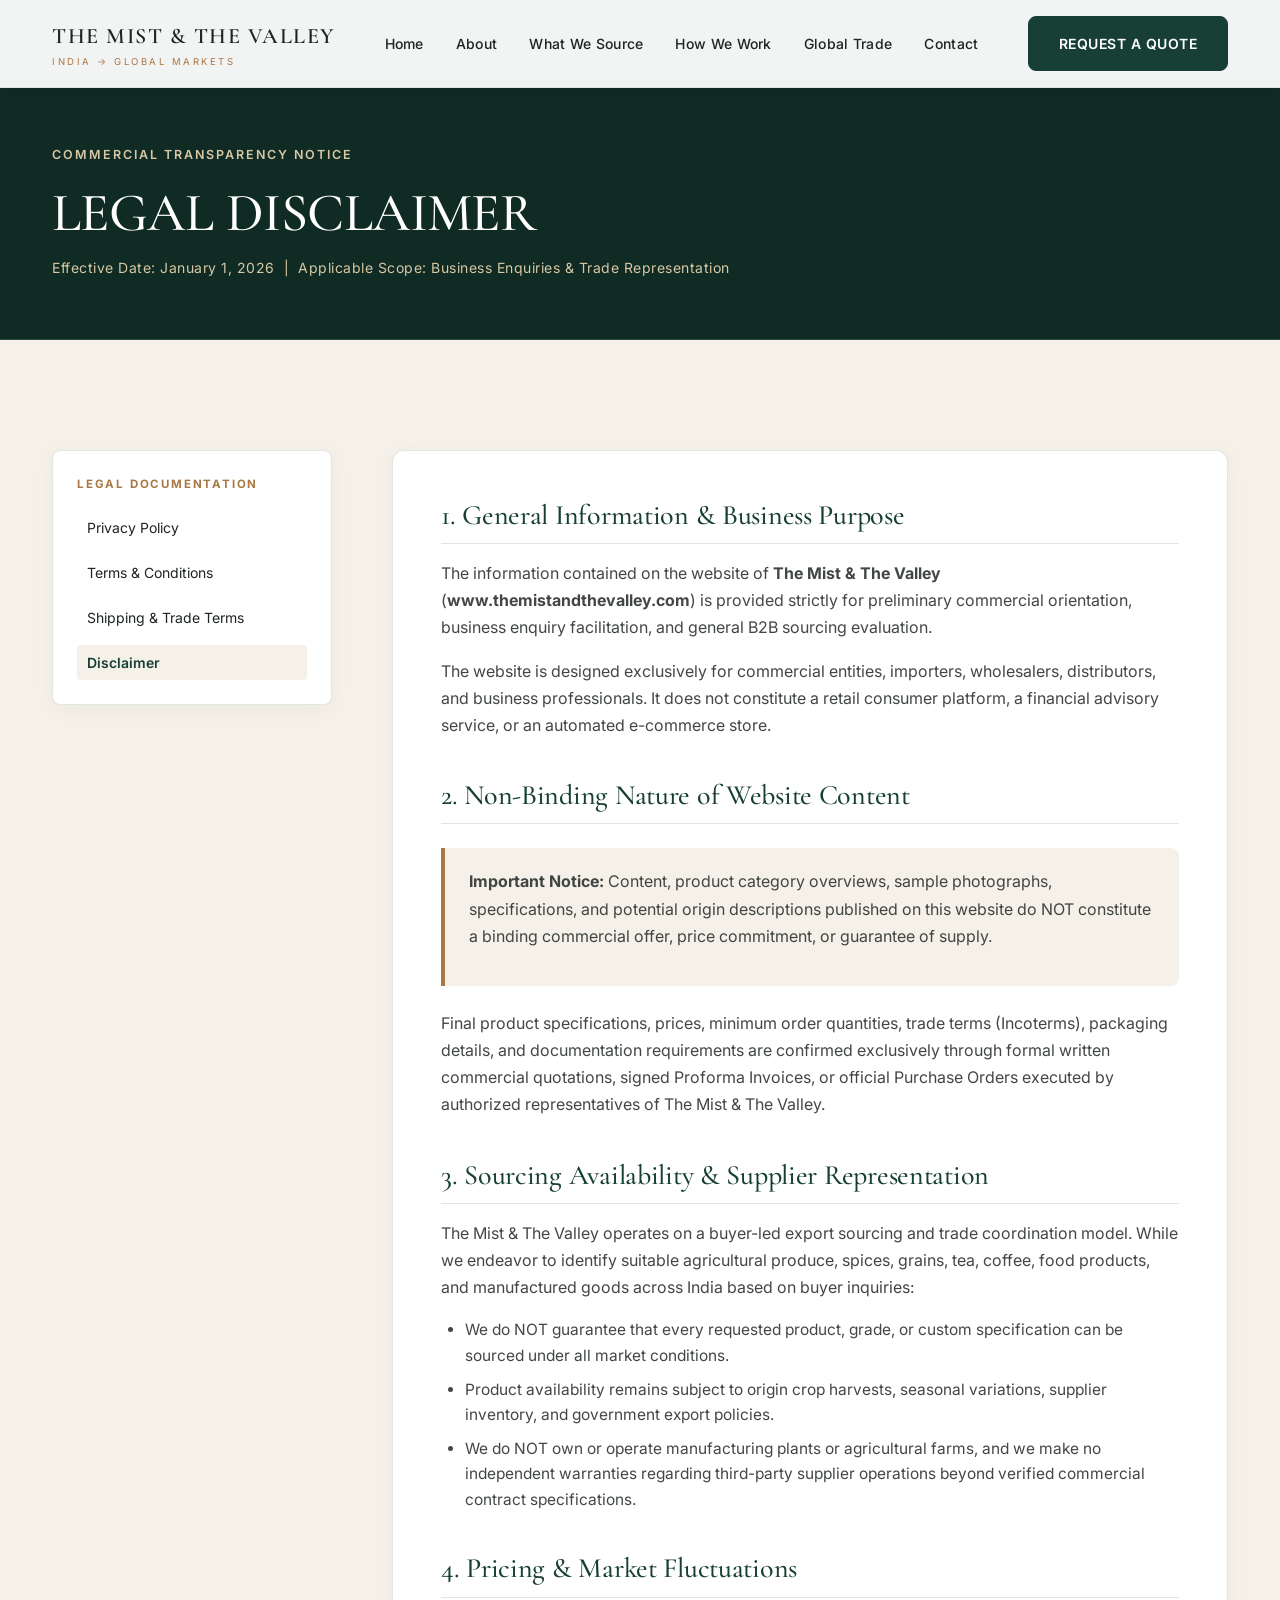
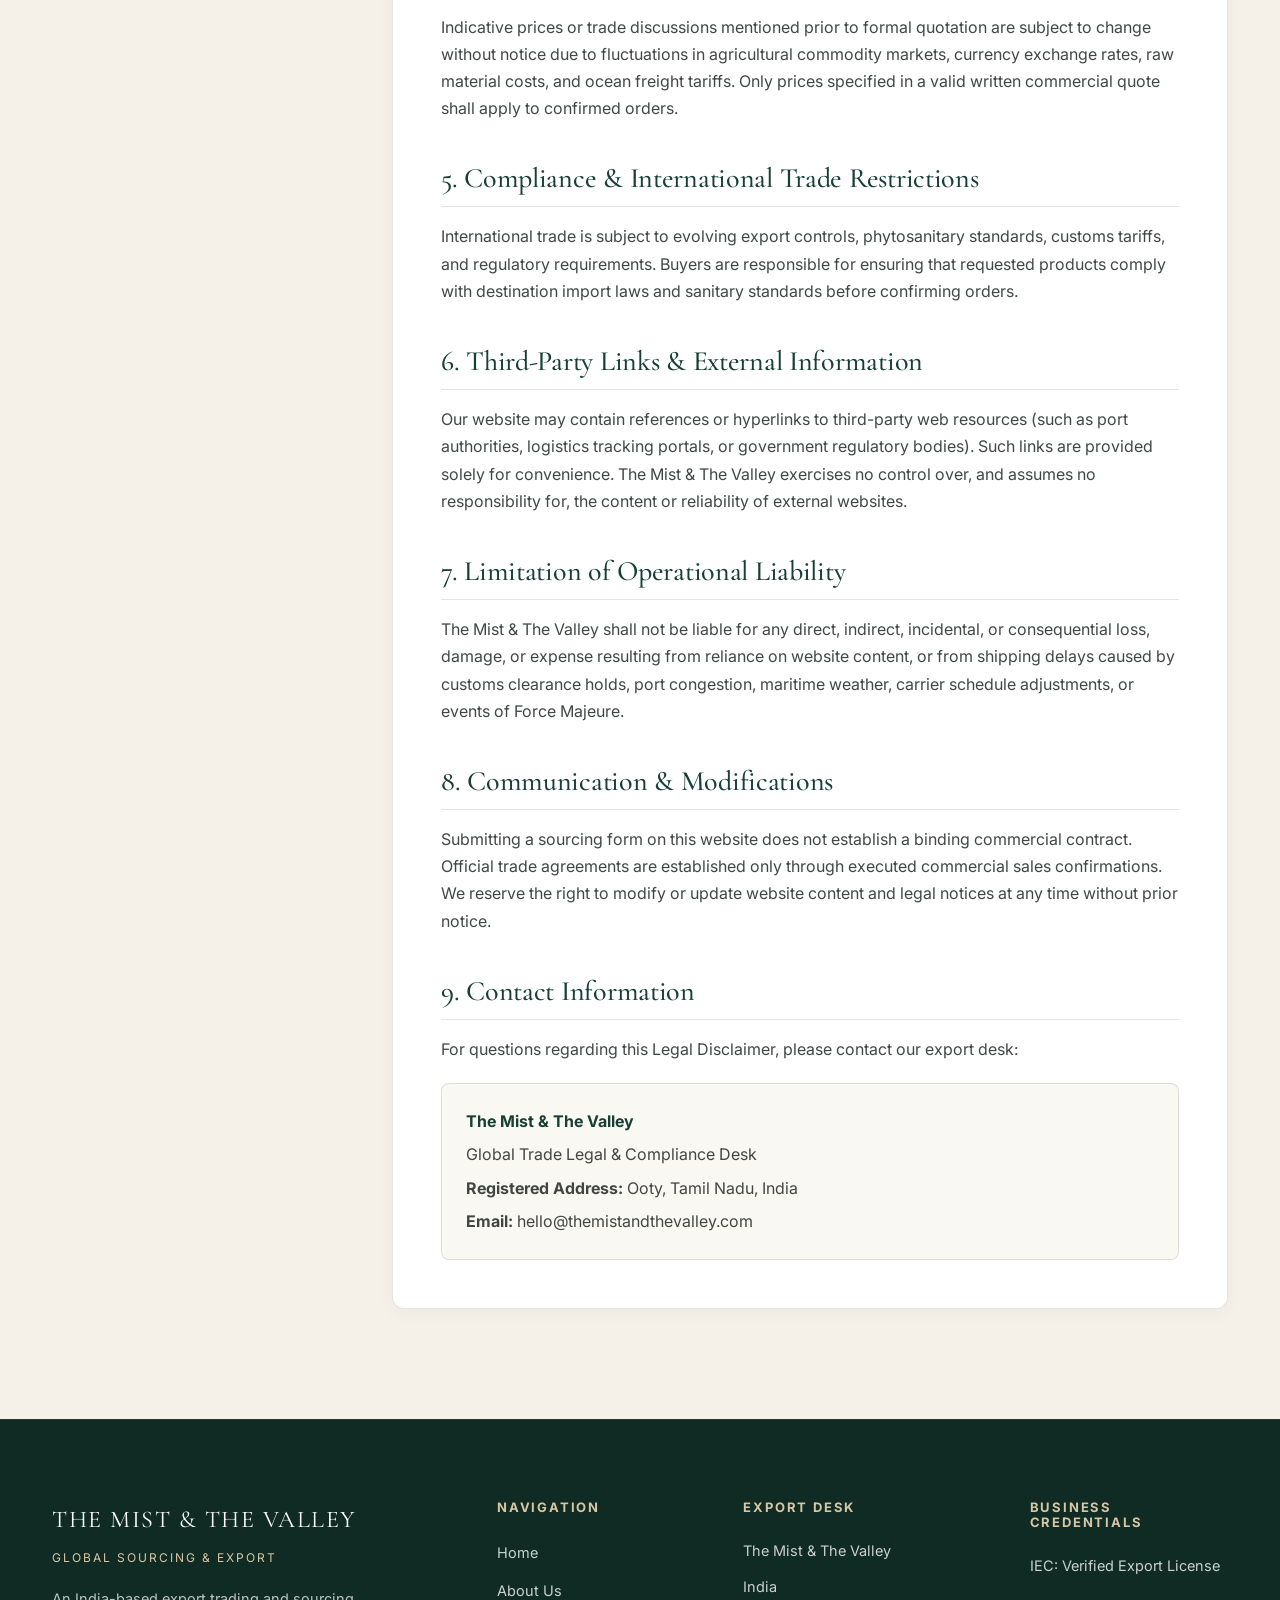
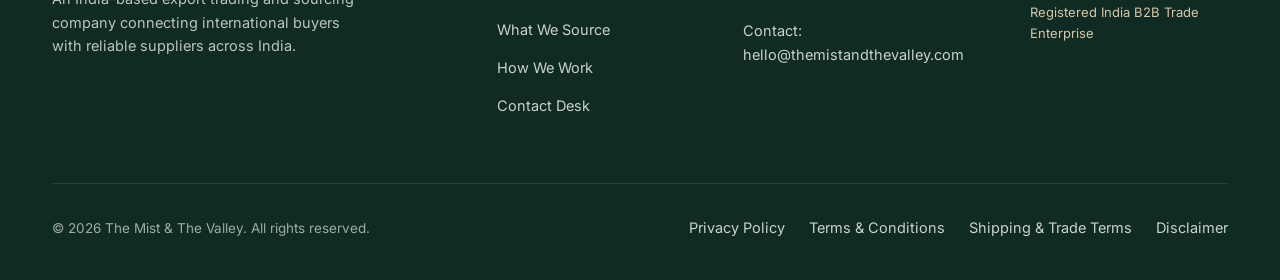
<file: disclaimer.html>
<!DOCTYPE html>
<html lang="en">
<head>
  <meta charset="UTF-8">
  <meta name="viewport" content="width=device-width, initial-scale=1.0">
  <title>Legal Disclaimer | The Mist & The Valley</title>
  <meta name="description" content="Legal Disclaimer for The Mist & The Valley. Clarification of B2B commercial quotes, product sourcing availability, and liability limitations.">
  
  <!-- Google Fonts: Cormorant Garamond (Serif) & Inter (Sans-serif) -->
  <link rel="preconnect" href="https://fonts.googleapis.com">
  <link rel="preconnect" href="https://fonts.gstatic.com" crossorigin>
  <link href="https://fonts.googleapis.com/css2?family=Cormorant+Garamond:wght@400;500;600;700&family=Inter:wght@400;500;600;700&display=swap" rel="stylesheet">

  <!-- Style Sheets -->
  <link rel="stylesheet" href="css/styles.css">
  <link rel="stylesheet" href="css/components.css">
</head>
<body class="bg-warm-ivory">

  <!-- HEADER -->
  <header id="main-header" class="header scrolled">
    <div class="container header-container">
      <a href="index.html" class="brand-logo">
        <span class="brand-name">THE MIST & THE VALLEY</span>
        <span class="brand-subtitle">INDIA &rarr; GLOBAL MARKETS</span>
      </a>

      <nav>
        <ul class="nav-menu">
          <li><a href="index.html#hero" class="nav-link">Home</a></li>
          <li><a href="index.html#about" class="nav-link">About</a></li>
          <li><a href="index.html#sourcing" class="nav-link">What We Source</a></li>
          <li><a href="index.html#process" class="nav-link">How We Work</a></li>
          <li><a href="index.html#india-base" class="nav-link">Global Trade</a></li>
          <li><a href="index.html#enquiry-section" class="nav-link">Contact</a></li>
        </ul>
      </nav>

      <div class="nav-cta">
        <a href="index.html#enquiry-section" class="btn btn-primary">REQUEST A QUOTE</a>
      </div>
    </div>
  </header>

  <!-- HERO BANNER -->
  <section class="legal-hero">
    <div class="container">
      <span class="section-label light">COMMERCIAL TRANSPARENCY NOTICE</span>
      <h1 class="legal-hero-title">LEGAL DISCLAIMER</h1>
      <div class="legal-hero-meta">Effective Date: January 1, 2026 &nbsp;|&nbsp; Applicable Scope: Business Enquiries & Trade Representation</div>
    </div>
  </section>

  <!-- CONTENT SECTION -->
  <section class="section-padding">
    <div class="container">
      <div class="legal-layout">
        
        <!-- Sticky Sidebar Navigation -->
        <aside class="legal-nav-sticky">
          <div class="legal-nav-title">LEGAL DOCUMENTATION</div>
          <ul class="legal-nav-links">
            <li class="legal-nav-item"><a href="privacy-policy.html">Privacy Policy</a></li>
            <li class="legal-nav-item"><a href="terms-and-conditions.html">Terms & Conditions</a></li>
            <li class="legal-nav-item"><a href="shipping-and-trade-terms.html">Shipping & Trade Terms</a></li>
            <li class="legal-nav-item active"><a href="disclaimer.html">Disclaimer</a></li>
          </ul>
        </aside>

        <!-- Main Document Article -->
        <article class="legal-article">
          <h2>1. General Information & Business Purpose</h2>
          <p>
            The information contained on the website of <strong>The Mist & The Valley</strong> (<strong>www.themistandthevalley.com</strong>) is provided strictly for preliminary commercial orientation, business enquiry facilitation, and general B2B sourcing evaluation.
          </p>
          <p>
            The website is designed exclusively for commercial entities, importers, wholesalers, distributors, and business professionals. It does not constitute a retail consumer platform, a financial advisory service, or an automated e-commerce store.
          </p>

          <h2>2. Non-Binding Nature of Website Content</h2>
          <div class="legal-highlight-box">
            <p>
              <strong>Important Notice:</strong> Content, product category overviews, sample photographs, specifications, and potential origin descriptions published on this website do NOT constitute a binding commercial offer, price commitment, or guarantee of supply.
            </p>
          </div>
          <p>
            Final product specifications, prices, minimum order quantities, trade terms (Incoterms), packaging details, and documentation requirements are confirmed exclusively through formal written commercial quotations, signed Proforma Invoices, or official Purchase Orders executed by authorized representatives of The Mist & The Valley.
          </p>

          <h2>3. Sourcing Availability & Supplier Representation</h2>
          <p>
            The Mist & The Valley operates on a buyer-led export sourcing and trade coordination model. While we endeavor to identify suitable agricultural produce, spices, grains, tea, coffee, food products, and manufactured goods across India based on buyer inquiries:
          </p>
          <ul>
            <li>We do NOT guarantee that every requested product, grade, or custom specification can be sourced under all market conditions.</li>
            <li>Product availability remains subject to origin crop harvests, seasonal variations, supplier inventory, and government export policies.</li>
            <li>We do NOT own or operate manufacturing plants or agricultural farms, and we make no independent warranties regarding third-party supplier operations beyond verified commercial contract specifications.</li>
          </ul>

          <h2>4. Pricing & Market Fluctuations</h2>
          <p>
            Indicative prices or trade discussions mentioned prior to formal quotation are subject to change without notice due to fluctuations in agricultural commodity markets, currency exchange rates, raw material costs, and ocean freight tariffs. Only prices specified in a valid written commercial quote shall apply to confirmed orders.
          </p>

          <h2>5. Compliance & International Trade Restrictions</h2>
          <p>
            International trade is subject to evolving export controls, phytosanitary standards, customs tariffs, and regulatory requirements. Buyers are responsible for ensuring that requested products comply with destination import laws and sanitary standards before confirming orders.
          </p>

          <h2>6. Third-Party Links & External Information</h2>
          <p>
            Our website may contain references or hyperlinks to third-party web resources (such as port authorities, logistics tracking portals, or government regulatory bodies). Such links are provided solely for convenience. The Mist & The Valley exercises no control over, and assumes no responsibility for, the content or reliability of external websites.
          </p>

          <h2>7. Limitation of Operational Liability</h2>
          <p>
            The Mist & The Valley shall not be liable for any direct, indirect, incidental, or consequential loss, damage, or expense resulting from reliance on website content, or from shipping delays caused by customs clearance holds, port congestion, maritime weather, carrier schedule adjustments, or events of Force Majeure.
          </p>

          <h2>8. Communication & Modifications</h2>
          <p>
            Submitting a sourcing form on this website does not establish a binding commercial contract. Official trade agreements are established only through executed commercial sales confirmations. We reserve the right to modify or update website content and legal notices at any time without prior notice.
          </p>

          <h2>9. Contact Information</h2>
          <p>For questions regarding this Legal Disclaimer, please contact our export desk:</p>
          <div style="background-color: var(--color-warm-ivory-light); padding: 24px; border-radius: var(--radius-md); border: 1px solid var(--color-border); margin-top: 20px;">
            <p style="margin-bottom: 6px; font-weight: 700; color: var(--color-primary);">The Mist & The Valley</p>
            <p style="margin-bottom: 6px;">Global Trade Legal & Compliance Desk</p>
            <p style="margin-bottom: 6px;"><strong>Registered Address:</strong> Ooty, Tamil Nadu, India</p>
            <p style="margin-bottom: 0;"><strong>Email:</strong> hello@themistandthevalley.com</p>
          </div>
        </article>

      </div>
    </div>
  </section>

  <!-- FOOTER -->
  <footer class="site-footer">
    <div class="container">
      <div class="footer-grid">
        <div>
          <div class="footer-brand-name">THE MIST & THE VALLEY</div>
          <div class="footer-tagline">GLOBAL SOURCING & EXPORT</div>
          <p class="footer-desc">
            An India-based export trading and sourcing company connecting international buyers with reliable suppliers across India.
          </p>
        </div>

        <div>
          <h4 class="footer-heading">NAVIGATION</h4>
          <ul class="footer-links">
            <li><a href="index.html#hero" class="footer-link">Home</a></li>
            <li><a href="index.html#about" class="footer-link">About Us</a></li>
            <li><a href="index.html#sourcing" class="footer-link">What We Source</a></li>
            <li><a href="index.html#process" class="footer-link">How We Work</a></li>
            <li><a href="index.html#enquiry-section" class="footer-link">Contact Desk</a></li>
          </ul>
        </div>

        <div>
          <h4 class="footer-heading">EXPORT DESK</h4>
          <ul class="footer-links">
            <li class="footer-link">The Mist & The Valley</li>
            <li class="footer-link">India</li>
            <li class="footer-link" style="margin-top: 8px;">Contact: hello@themistandthevalley.com</li>
          </ul>
        </div>

        <div>
          <h4 class="footer-heading">BUSINESS CREDENTIALS</h4>
          <ul class="footer-links">
            <li class="footer-link">IEC: Verified Export License</li>
            <li class="footer-link" style="margin-top: 12px; font-size: 13px; color: var(--color-warm-sand);">
              Registered India B2B Trade Enterprise
            </li>
          </ul>
        </div>
      </div>

      <div class="footer-bottom">
        <div>
          &copy; 2026 The Mist & The Valley. All rights reserved.
        </div>
        <div style="display: flex; gap: 24px; flex-wrap: wrap;">
          <a href="privacy-policy.html" class="footer-link">Privacy Policy</a>
          <a href="terms-and-conditions.html" class="footer-link">Terms & Conditions</a>
          <a href="shipping-and-trade-terms.html" class="footer-link">Shipping & Trade Terms</a>
          <a href="disclaimer.html" class="footer-link">Disclaimer</a>
        </div>
      </div>
    </div>
  </footer>

</body>
</html>
</file>
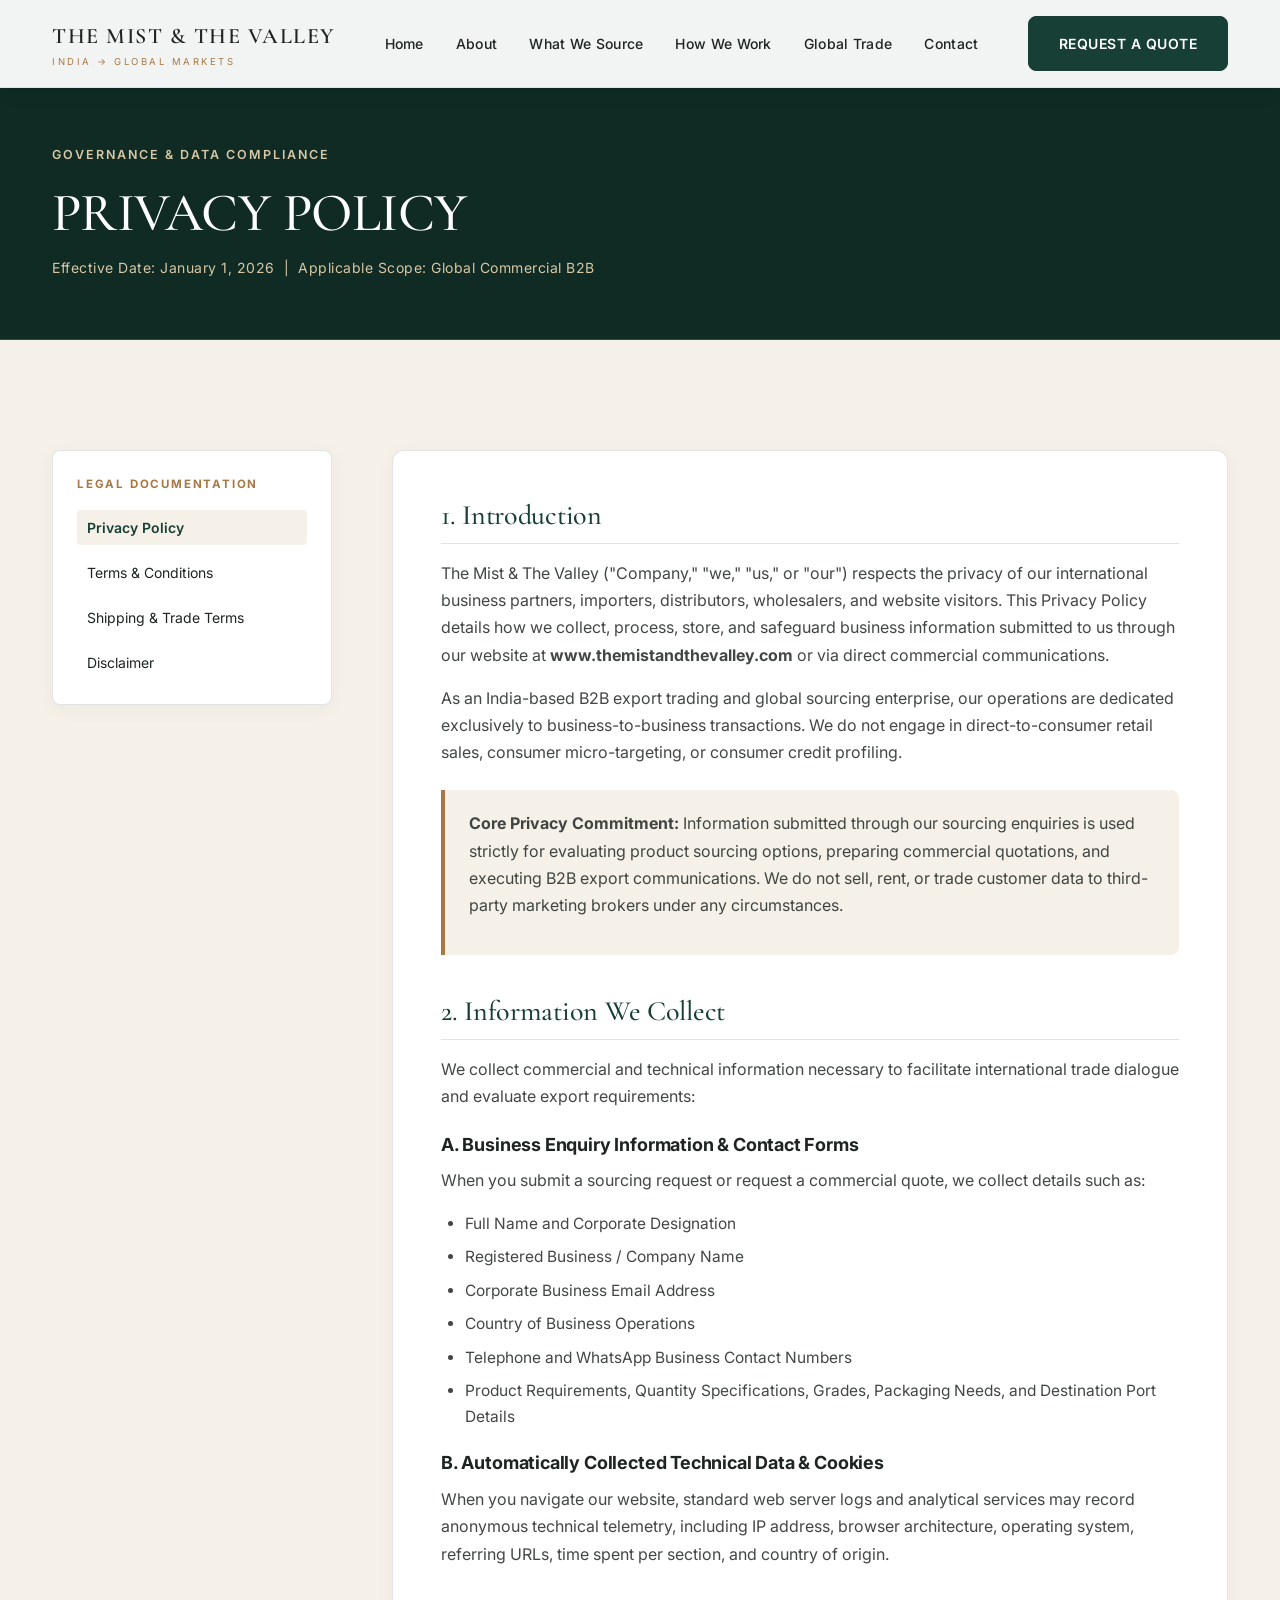
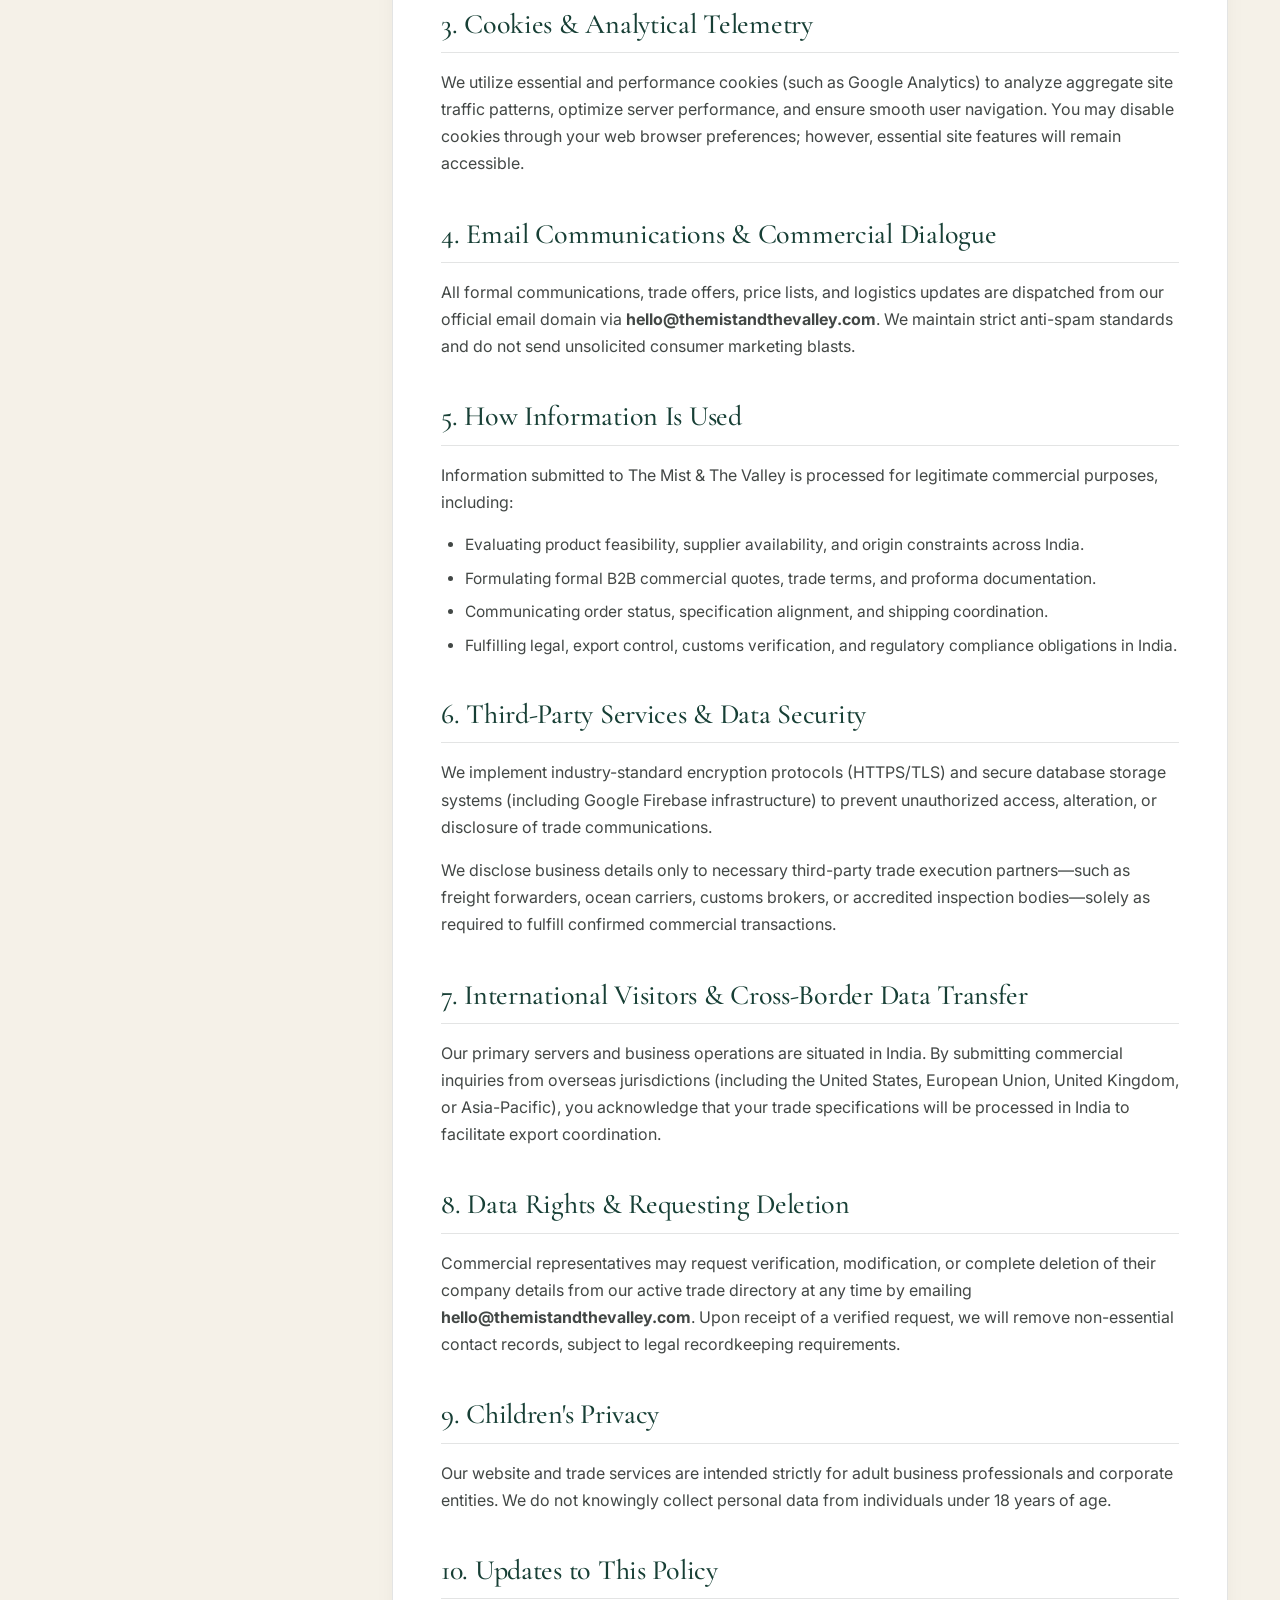
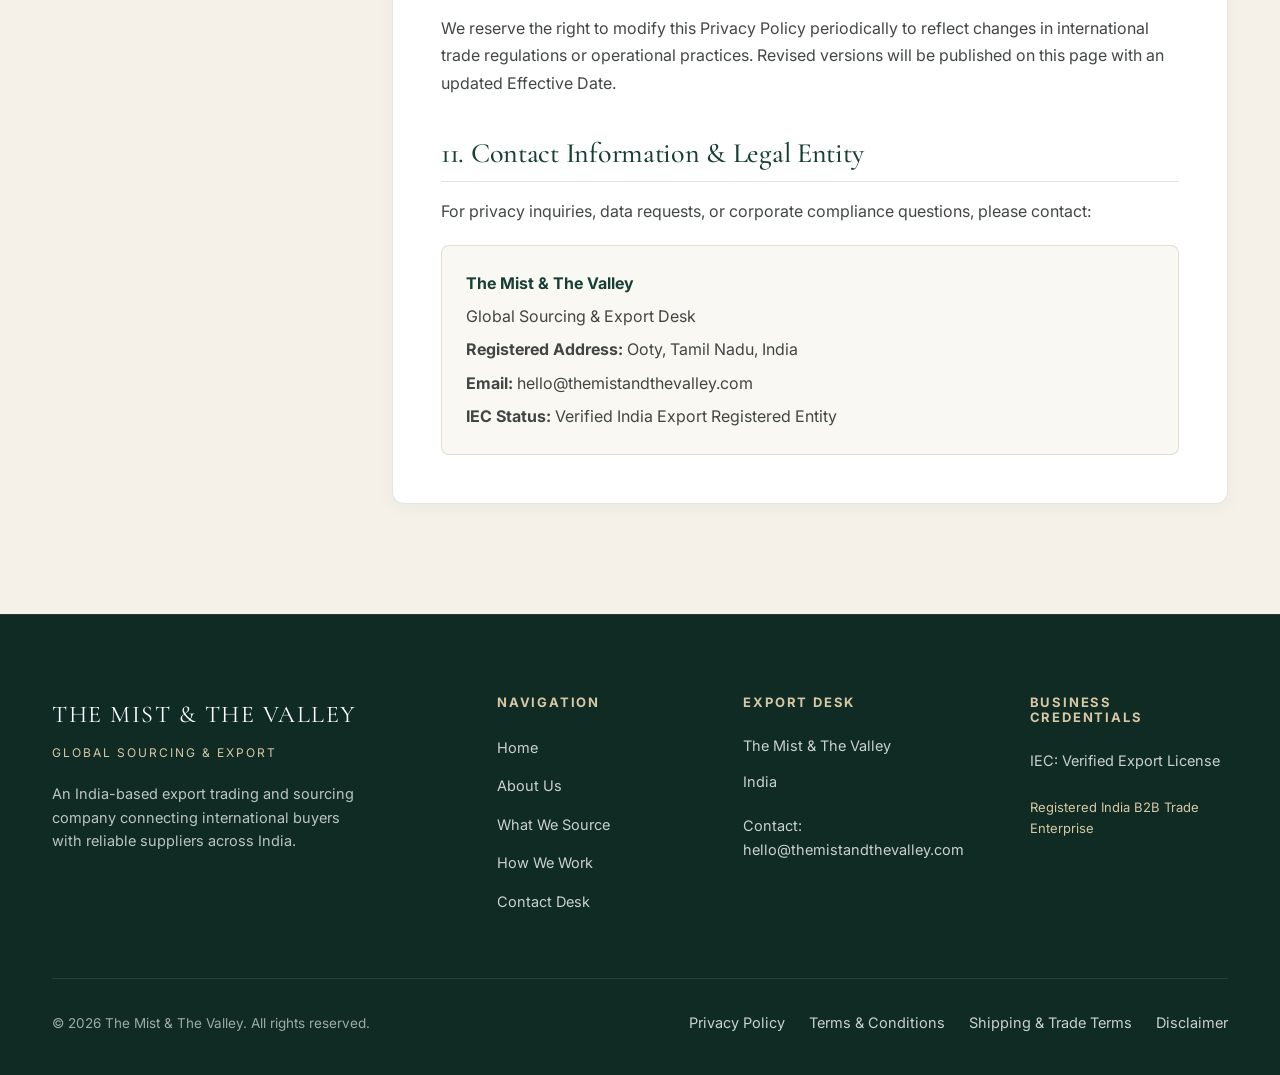
<file: privacy-policy.html>
<!DOCTYPE html>
<html lang="en">
<head>
  <meta charset="UTF-8">
  <meta name="viewport" content="width=device-width, initial-scale=1.0">
  <title>Privacy Policy | The Mist & The Valley</title>
  <meta name="description" content="Privacy Policy for The Mist & The Valley. Learn how we handle B2B sourcing enquiry information, corporate communication, and data protection.">
  
  <!-- Google Fonts: Cormorant Garamond (Serif) & Inter (Sans-serif) -->
  <link rel="preconnect" href="https://fonts.googleapis.com">
  <link rel="preconnect" href="https://fonts.gstatic.com" crossorigin>
  <link href="https://fonts.googleapis.com/css2?family=Cormorant+Garamond:wght@400;500;600;700&family=Inter:wght@400;500;600;700&display=swap" rel="stylesheet">

  <!-- Style Sheets -->
  <link rel="stylesheet" href="css/styles.css">
  <link rel="stylesheet" href="css/components.css">
</head>
<body class="bg-warm-ivory">

  <!-- HEADER -->
  <header id="main-header" class="header scrolled">
    <div class="container header-container">
      <a href="index.html" class="brand-logo">
        <span class="brand-name">THE MIST & THE VALLEY</span>
        <span class="brand-subtitle">INDIA &rarr; GLOBAL MARKETS</span>
      </a>

      <nav>
        <ul class="nav-menu">
          <li><a href="index.html#hero" class="nav-link">Home</a></li>
          <li><a href="index.html#about" class="nav-link">About</a></li>
          <li><a href="index.html#sourcing" class="nav-link">What We Source</a></li>
          <li><a href="index.html#process" class="nav-link">How We Work</a></li>
          <li><a href="index.html#india-base" class="nav-link">Global Trade</a></li>
          <li><a href="index.html#enquiry-section" class="nav-link">Contact</a></li>
        </ul>
      </nav>

      <div class="nav-cta">
        <a href="index.html#enquiry-section" class="btn btn-primary">REQUEST A QUOTE</a>
      </div>
    </div>
  </header>

  <!-- HERO BANNER -->
  <section class="legal-hero">
    <div class="container">
      <span class="section-label light">GOVERNANCE & DATA COMPLIANCE</span>
      <h1 class="legal-hero-title">PRIVACY POLICY</h1>
      <div class="legal-hero-meta">Effective Date: January 1, 2026 &nbsp;|&nbsp; Applicable Scope: Global Commercial B2B</div>
    </div>
  </section>

  <!-- CONTENT SECTION -->
  <section class="section-padding">
    <div class="container">
      <div class="legal-layout">
        
        <!-- Sticky Sidebar Navigation -->
        <aside class="legal-nav-sticky">
          <div class="legal-nav-title">LEGAL DOCUMENTATION</div>
          <ul class="legal-nav-links">
            <li class="legal-nav-item active"><a href="privacy-policy.html">Privacy Policy</a></li>
            <li class="legal-nav-item"><a href="terms-and-conditions.html">Terms & Conditions</a></li>
            <li class="legal-nav-item"><a href="shipping-and-trade-terms.html">Shipping & Trade Terms</a></li>
            <li class="legal-nav-item"><a href="disclaimer.html">Disclaimer</a></li>
          </ul>
        </aside>

        <!-- Main Document Article -->
        <article class="legal-article">
          <h2>1. Introduction</h2>
          <p>
            The Mist & The Valley ("Company," "we," "us," or "our") respects the privacy of our international business partners, importers, distributors, wholesalers, and website visitors. This Privacy Policy details how we collect, process, store, and safeguard business information submitted to us through our website at <strong>www.themistandthevalley.com</strong> or via direct commercial communications.
          </p>
          <p>
            As an India-based B2B export trading and global sourcing enterprise, our operations are dedicated exclusively to business-to-business transactions. We do not engage in direct-to-consumer retail sales, consumer micro-targeting, or consumer credit profiling.
          </p>

          <div class="legal-highlight-box">
            <p>
              <strong>Core Privacy Commitment:</strong> Information submitted through our sourcing enquiries is used strictly for evaluating product sourcing options, preparing commercial quotations, and executing B2B export communications. We do not sell, rent, or trade customer data to third-party marketing brokers under any circumstances.
            </p>
          </div>

          <h2>2. Information We Collect</h2>
          <p>We collect commercial and technical information necessary to facilitate international trade dialogue and evaluate export requirements:</p>
          
          <h3>A. Business Enquiry Information & Contact Forms</h3>
          <p>When you submit a sourcing request or request a commercial quote, we collect details such as:</p>
          <ul>
            <li>Full Name and Corporate Designation</li>
            <li>Registered Business / Company Name</li>
            <li>Corporate Business Email Address</li>
            <li>Country of Business Operations</li>
            <li>Telephone and WhatsApp Business Contact Numbers</li>
            <li>Product Requirements, Quantity Specifications, Grades, Packaging Needs, and Destination Port Details</li>
          </ul>

          <h3>B. Automatically Collected Technical Data & Cookies</h3>
          <p>
            When you navigate our website, standard web server logs and analytical services may record anonymous technical telemetry, including IP address, browser architecture, operating system, referring URLs, time spent per section, and country of origin.
          </p>

          <h2>3. Cookies & Analytical Telemetry</h2>
          <p>
            We utilize essential and performance cookies (such as Google Analytics) to analyze aggregate site traffic patterns, optimize server performance, and ensure smooth user navigation. You may disable cookies through your web browser preferences; however, essential site features will remain accessible.
          </p>

          <h2>4. Email Communications & Commercial Dialogue</h2>
          <p>
            All formal communications, trade offers, price lists, and logistics updates are dispatched from our official email domain via <strong>hello@themistandthevalley.com</strong>. We maintain strict anti-spam standards and do not send unsolicited consumer marketing blasts.
          </p>

          <h2>5. How Information Is Used</h2>
          <p>Information submitted to The Mist & The Valley is processed for legitimate commercial purposes, including:</p>
          <ul>
            <li>Evaluating product feasibility, supplier availability, and origin constraints across India.</li>
            <li>Formulating formal B2B commercial quotes, trade terms, and proforma documentation.</li>
            <li>Communicating order status, specification alignment, and shipping coordination.</li>
            <li>Fulfilling legal, export control, customs verification, and regulatory compliance obligations in India.</li>
          </ul>

          <h2>6. Third-Party Services & Data Security</h2>
          <p>
            We implement industry-standard encryption protocols (HTTPS/TLS) and secure database storage systems (including Google Firebase infrastructure) to prevent unauthorized access, alteration, or disclosure of trade communications.
          </p>
          <p>
            We disclose business details only to necessary third-party trade execution partners—such as freight forwarders, ocean carriers, customs brokers, or accredited inspection bodies—solely as required to fulfill confirmed commercial transactions.
          </p>

          <h2>7. International Visitors & Cross-Border Data Transfer</h2>
          <p>
            Our primary servers and business operations are situated in India. By submitting commercial inquiries from overseas jurisdictions (including the United States, European Union, United Kingdom, or Asia-Pacific), you acknowledge that your trade specifications will be processed in India to facilitate export coordination.
          </p>

          <h2>8. Data Rights & Requesting Deletion</h2>
          <p>
            Commercial representatives may request verification, modification, or complete deletion of their company details from our active trade directory at any time by emailing <strong>hello@themistandthevalley.com</strong>. Upon receipt of a verified request, we will remove non-essential contact records, subject to legal recordkeeping requirements.
          </p>

          <h2>9. Children's Privacy</h2>
          <p>
            Our website and trade services are intended strictly for adult business professionals and corporate entities. We do not knowingly collect personal data from individuals under 18 years of age.
          </p>

          <h2>10. Updates to This Policy</h2>
          <p>
            We reserve the right to modify this Privacy Policy periodically to reflect changes in international trade regulations or operational practices. Revised versions will be published on this page with an updated Effective Date.
          </p>

          <h2>11. Contact Information & Legal Entity</h2>
          <p>For privacy inquiries, data requests, or corporate compliance questions, please contact:</p>
          
          <div style="background-color: var(--color-warm-ivory-light); padding: 24px; border-radius: var(--radius-md); border: 1px solid var(--color-border); margin-top: 20px;">
            <p style="margin-bottom: 6px; font-weight: 700; color: var(--color-primary);">The Mist & The Valley</p>
            <p style="margin-bottom: 6px;">Global Sourcing & Export Desk</p>
            <p style="margin-bottom: 6px;"><strong>Registered Address:</strong> Ooty, Tamil Nadu, India</p>
            <p style="margin-bottom: 6px;"><strong>Email:</strong> hello@themistandthevalley.com</p>
            <p style="margin-bottom: 0;"><strong>IEC Status:</strong> Verified India Export Registered Entity</p>
          </div>
        </article>

      </div>
    </div>
  </section>

  <!-- FOOTER -->
  <footer class="site-footer">
    <div class="container">
      <div class="footer-grid">
        <div>
          <div class="footer-brand-name">THE MIST & THE VALLEY</div>
          <div class="footer-tagline">GLOBAL SOURCING & EXPORT</div>
          <p class="footer-desc">
            An India-based export trading and sourcing company connecting international buyers with reliable suppliers across India.
          </p>
        </div>

        <div>
          <h4 class="footer-heading">NAVIGATION</h4>
          <ul class="footer-links">
            <li><a href="index.html#hero" class="footer-link">Home</a></li>
            <li><a href="index.html#about" class="footer-link">About Us</a></li>
            <li><a href="index.html#sourcing" class="footer-link">What We Source</a></li>
            <li><a href="index.html#process" class="footer-link">How We Work</a></li>
            <li><a href="index.html#enquiry-section" class="footer-link">Contact Desk</a></li>
          </ul>
        </div>

        <div>
          <h4 class="footer-heading">EXPORT DESK</h4>
          <ul class="footer-links">
            <li class="footer-link">The Mist & The Valley</li>
            <li class="footer-link">India</li>
            <li class="footer-link" style="margin-top: 8px;">Contact: hello@themistandthevalley.com</li>
          </ul>
        </div>

        <div>
          <h4 class="footer-heading">BUSINESS CREDENTIALS</h4>
          <ul class="footer-links">
            <li class="footer-link">IEC: Verified Export License</li>
            <li class="footer-link" style="margin-top: 12px; font-size: 13px; color: var(--color-warm-sand);">
              Registered India B2B Trade Enterprise
            </li>
          </ul>
        </div>
      </div>

      <div class="footer-bottom">
        <div>
          &copy; 2026 The Mist & The Valley. All rights reserved.
        </div>
        <div style="display: flex; gap: 24px; flex-wrap: wrap;">
          <a href="privacy-policy.html" class="footer-link">Privacy Policy</a>
          <a href="terms-and-conditions.html" class="footer-link">Terms & Conditions</a>
          <a href="shipping-and-trade-terms.html" class="footer-link">Shipping & Trade Terms</a>
          <a href="disclaimer.html" class="footer-link">Disclaimer</a>
        </div>
      </div>
    </div>
  </footer>

</body>
</html>
</file>
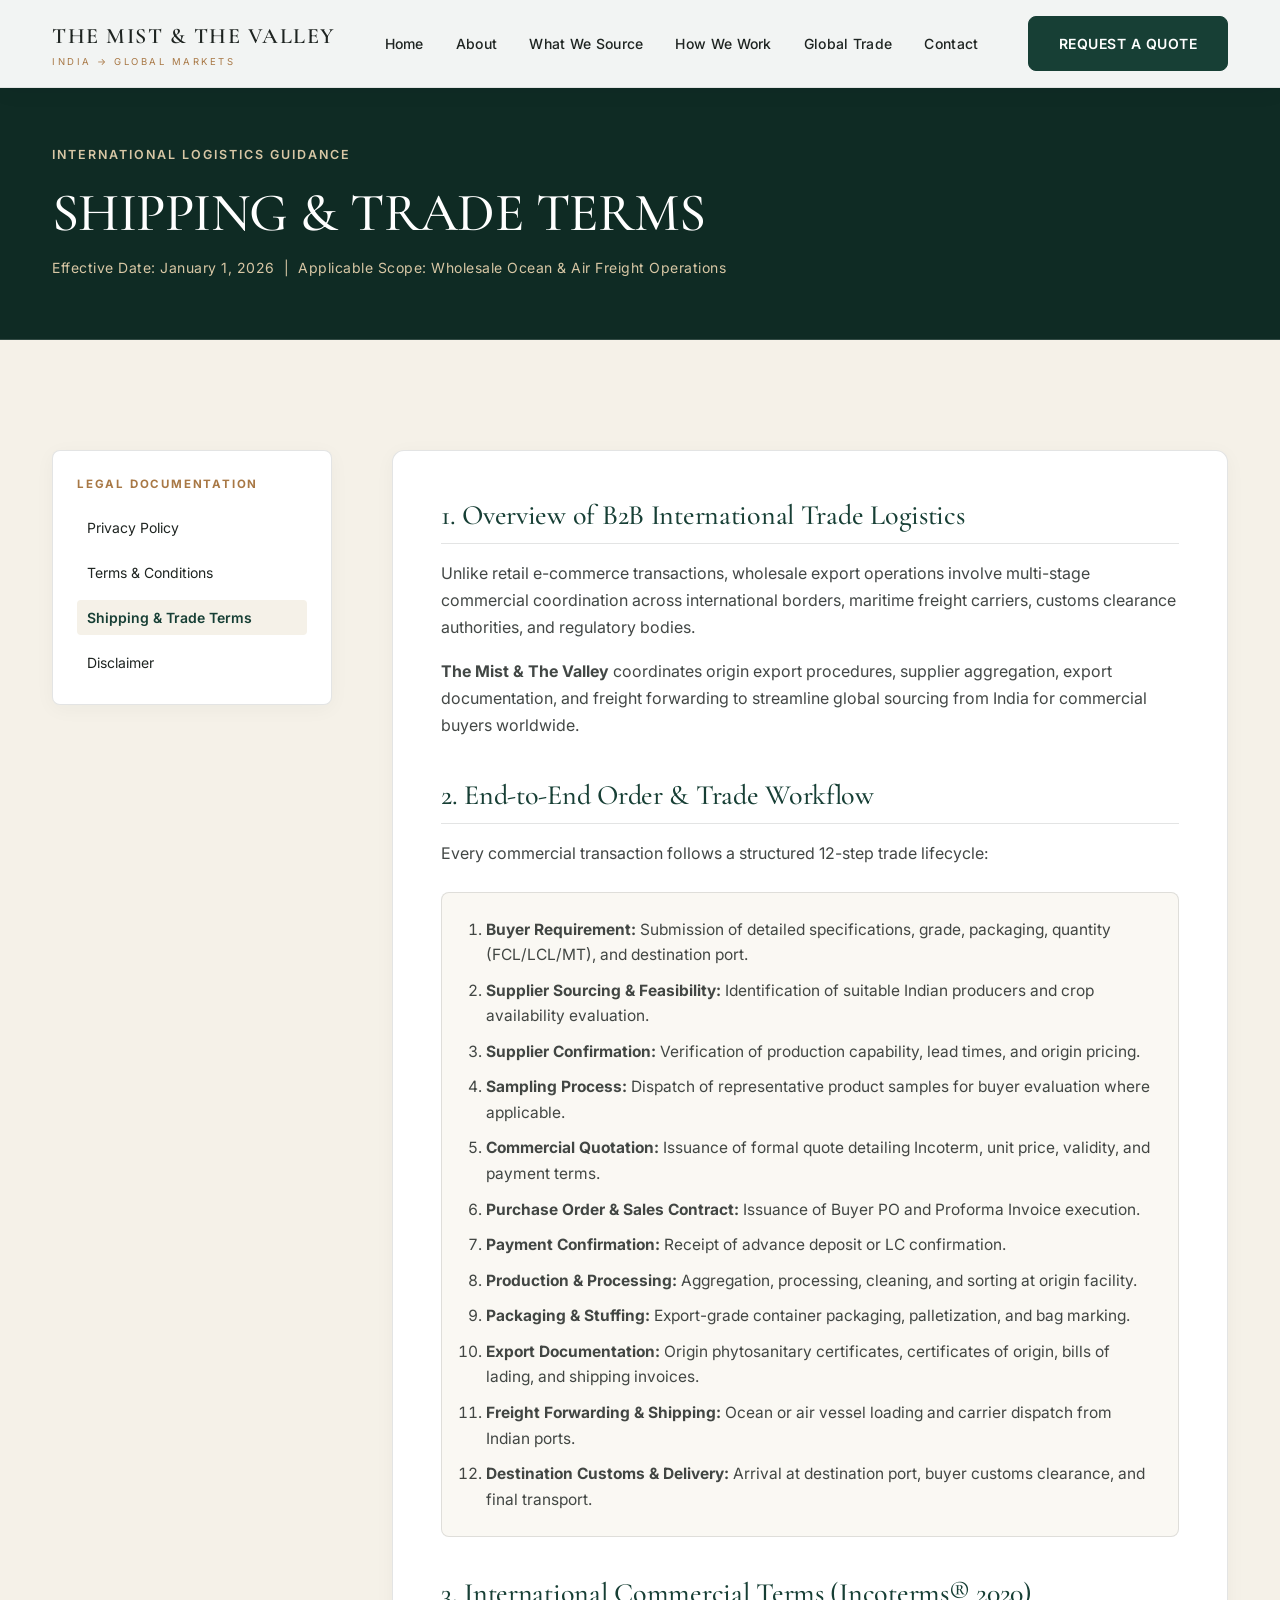
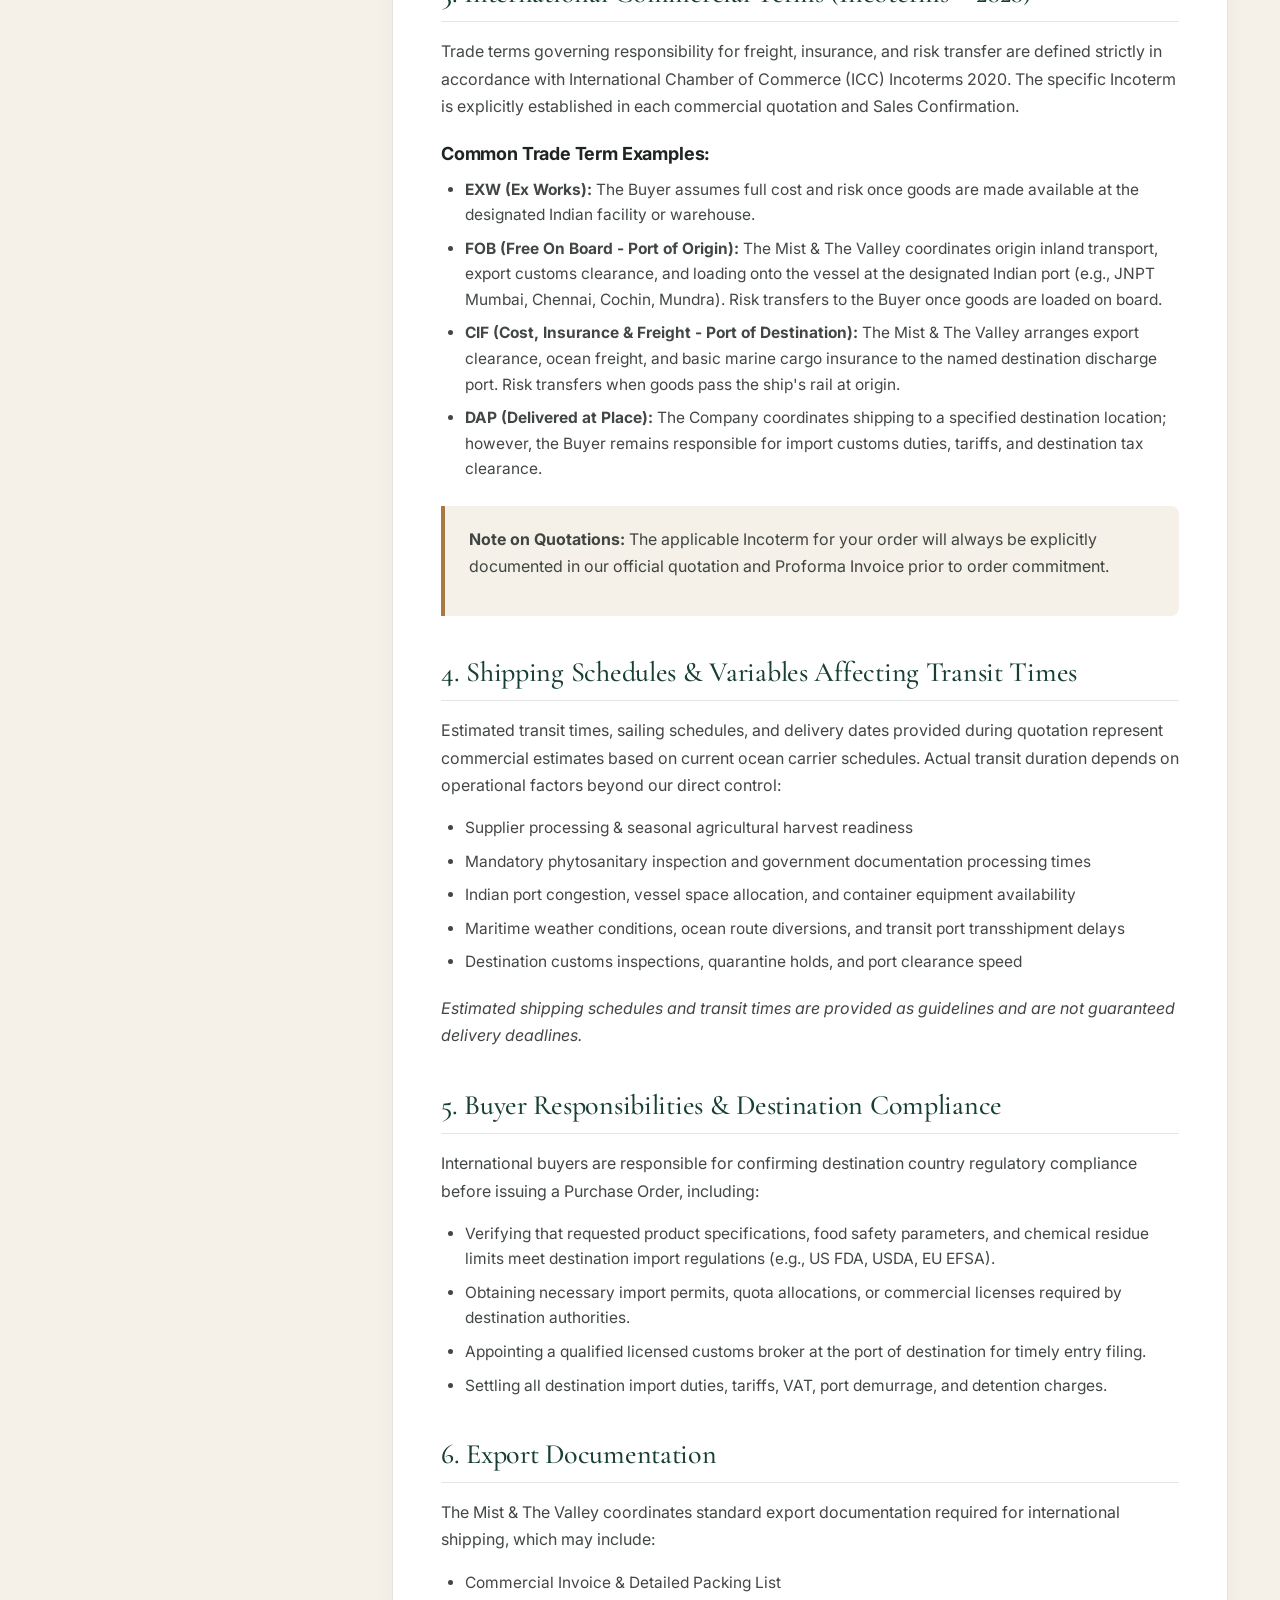
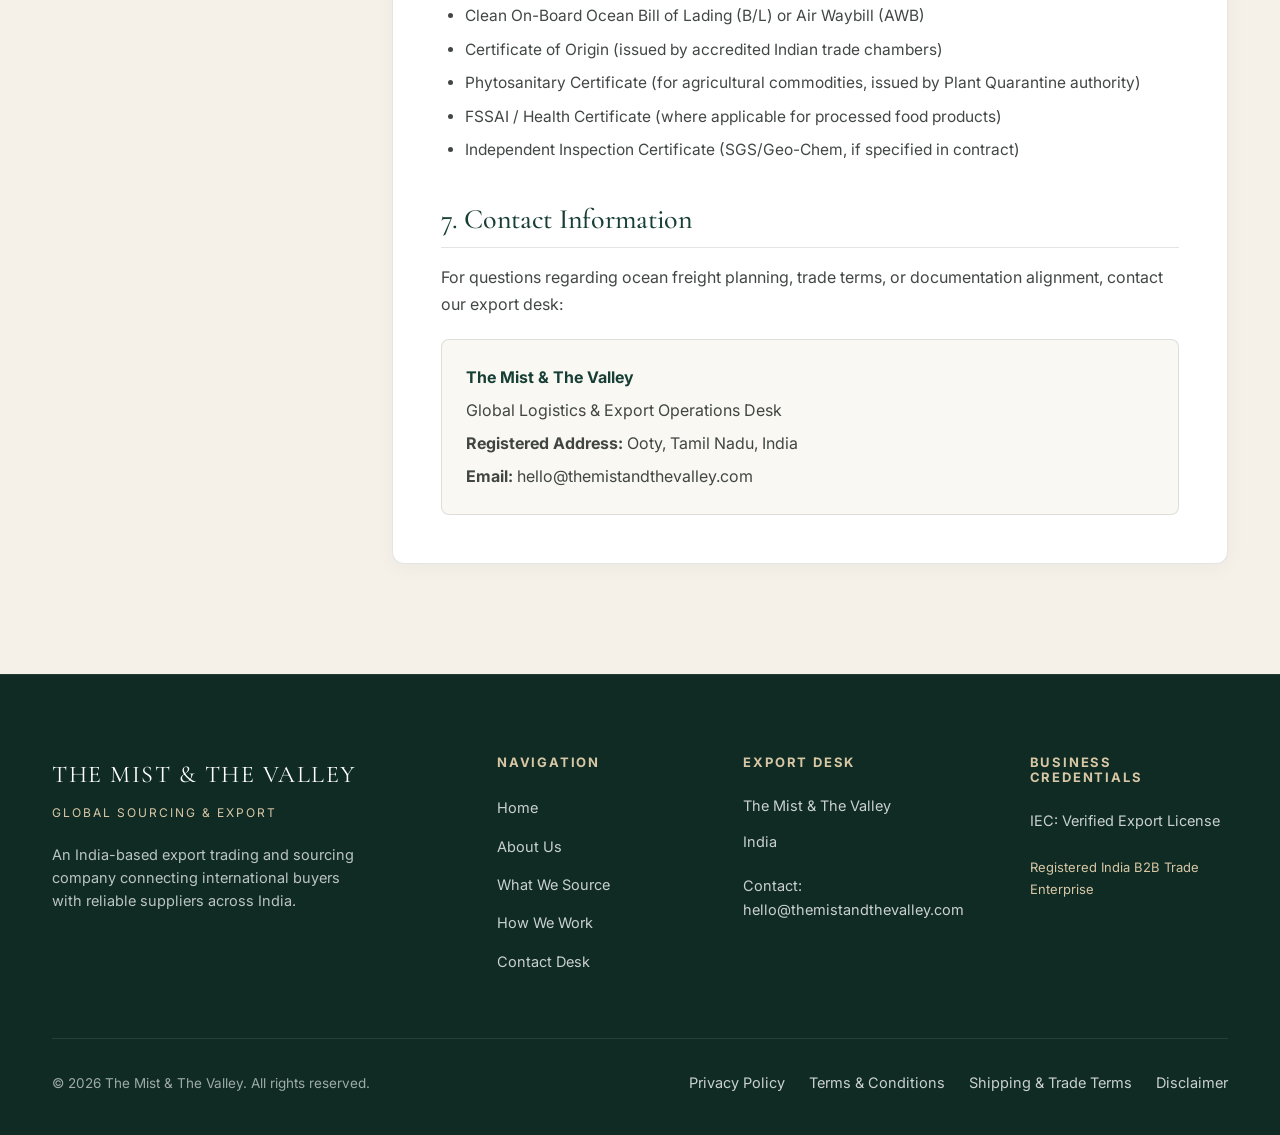
<file: shipping-and-trade-terms.html>
<!DOCTYPE html>
<html lang="en">
<head>
  <meta charset="UTF-8">
  <meta name="viewport" content="width=device-width, initial-scale=1.0">
  <title>Shipping & Trade Terms | The Mist & The Valley</title>
  <meta name="description" content="International B2B shipping workflows, Incoterms, export logistics coordination, and destination compliance terms for The Mist & The Valley.">
  
  <!-- Google Fonts: Cormorant Garamond (Serif) & Inter (Sans-serif) -->
  <link rel="preconnect" href="https://fonts.googleapis.com">
  <link rel="preconnect" href="https://fonts.gstatic.com" crossorigin>
  <link href="https://fonts.googleapis.com/css2?family=Cormorant+Garamond:wght@400;500;600;700&family=Inter:wght@400;500;600;700&display=swap" rel="stylesheet">

  <!-- Style Sheets -->
  <link rel="stylesheet" href="css/styles.css">
  <link rel="stylesheet" href="css/components.css">
</head>
<body class="bg-warm-ivory">

  <!-- HEADER -->
  <header id="main-header" class="header scrolled">
    <div class="container header-container">
      <a href="index.html" class="brand-logo">
        <span class="brand-name">THE MIST & THE VALLEY</span>
        <span class="brand-subtitle">INDIA &rarr; GLOBAL MARKETS</span>
      </a>

      <nav>
        <ul class="nav-menu">
          <li><a href="index.html#hero" class="nav-link">Home</a></li>
          <li><a href="index.html#about" class="nav-link">About</a></li>
          <li><a href="index.html#sourcing" class="nav-link">What We Source</a></li>
          <li><a href="index.html#process" class="nav-link">How We Work</a></li>
          <li><a href="index.html#india-base" class="nav-link">Global Trade</a></li>
          <li><a href="index.html#enquiry-section" class="nav-link">Contact</a></li>
        </ul>
      </nav>

      <div class="nav-cta">
        <a href="index.html#enquiry-section" class="btn btn-primary">REQUEST A QUOTE</a>
      </div>
    </div>
  </header>

  <!-- HERO BANNER -->
  <section class="legal-hero">
    <div class="container">
      <span class="section-label light">INTERNATIONAL LOGISTICS GUIDANCE</span>
      <h1 class="legal-hero-title">SHIPPING & TRADE TERMS</h1>
      <div class="legal-hero-meta">Effective Date: January 1, 2026 &nbsp;|&nbsp; Applicable Scope: Wholesale Ocean & Air Freight Operations</div>
    </div>
  </section>

  <!-- CONTENT SECTION -->
  <section class="section-padding">
    <div class="container">
      <div class="legal-layout">
        
        <!-- Sticky Sidebar Navigation -->
        <aside class="legal-nav-sticky">
          <div class="legal-nav-title">LEGAL DOCUMENTATION</div>
          <ul class="legal-nav-links">
            <li class="legal-nav-item"><a href="privacy-policy.html">Privacy Policy</a></li>
            <li class="legal-nav-item"><a href="terms-and-conditions.html">Terms & Conditions</a></li>
            <li class="legal-nav-item active"><a href="shipping-and-trade-terms.html">Shipping & Trade Terms</a></li>
            <li class="legal-nav-item"><a href="disclaimer.html">Disclaimer</a></li>
          </ul>
        </aside>

        <!-- Main Document Article -->
        <article class="legal-article">
          <h2>1. Overview of B2B International Trade Logistics</h2>
          <p>
            Unlike retail e-commerce transactions, wholesale export operations involve multi-stage commercial coordination across international borders, maritime freight carriers, customs clearance authorities, and regulatory bodies.
          </p>
          <p>
            <strong>The Mist & The Valley</strong> coordinates origin export procedures, supplier aggregation, export documentation, and freight forwarding to streamline global sourcing from India for commercial buyers worldwide.
          </p>

          <h2>2. End-to-End Order & Trade Workflow</h2>
          <p>Every commercial transaction follows a structured 12-step trade lifecycle:</p>
          
          <div style="background: var(--color-warm-ivory-light); padding: 24px; border-radius: var(--radius-md); border: 1px solid var(--color-border); margin: 24px 0;">
            <ol style="margin-bottom: 0; padding-left: 20px;">
              <li style="margin-bottom: 10px;"><strong>Buyer Requirement:</strong> Submission of detailed specifications, grade, packaging, quantity (FCL/LCL/MT), and destination port.</li>
              <li style="margin-bottom: 10px;"><strong>Supplier Sourcing & Feasibility:</strong> Identification of suitable Indian producers and crop availability evaluation.</li>
              <li style="margin-bottom: 10px;"><strong>Supplier Confirmation:</strong> Verification of production capability, lead times, and origin pricing.</li>
              <li style="margin-bottom: 10px;"><strong>Sampling Process:</strong> Dispatch of representative product samples for buyer evaluation where applicable.</li>
              <li style="margin-bottom: 10px;"><strong>Commercial Quotation:</strong> Issuance of formal quote detailing Incoterm, unit price, validity, and payment terms.</li>
              <li style="margin-bottom: 10px;"><strong>Purchase Order & Sales Contract:</strong> Issuance of Buyer PO and Proforma Invoice execution.</li>
              <li style="margin-bottom: 10px;"><strong>Payment Confirmation:</strong> Receipt of advance deposit or LC confirmation.</li>
              <li style="margin-bottom: 10px;"><strong>Production & Processing:</strong> Aggregation, processing, cleaning, and sorting at origin facility.</li>
              <li style="margin-bottom: 10px;"><strong>Packaging & Stuffing:</strong> Export-grade container packaging, palletization, and bag marking.</li>
              <li style="margin-bottom: 10px;"><strong>Export Documentation:</strong> Origin phytosanitary certificates, certificates of origin, bills of lading, and shipping invoices.</li>
              <li style="margin-bottom: 10px;"><strong>Freight Forwarding & Shipping:</strong> Ocean or air vessel loading and carrier dispatch from Indian ports.</li>
              <li style="margin-bottom: 0;"><strong>Destination Customs & Delivery:</strong> Arrival at destination port, buyer customs clearance, and final transport.</li>
            </ol>
          </div>

          <h2>3. International Commercial Terms (Incoterms® 2020)</h2>
          <p>
            Trade terms governing responsibility for freight, insurance, and risk transfer are defined strictly in accordance with International Chamber of Commerce (ICC) Incoterms 2020. The specific Incoterm is explicitly established in each commercial quotation and Sales Confirmation.
          </p>

          <h3>Common Trade Term Examples:</h3>
          <ul>
            <li><strong>EXW (Ex Works):</strong> The Buyer assumes full cost and risk once goods are made available at the designated Indian facility or warehouse.</li>
            <li><strong>FOB (Free On Board - Port of Origin):</strong> The Mist & The Valley coordinates origin inland transport, export customs clearance, and loading onto the vessel at the designated Indian port (e.g., JNPT Mumbai, Chennai, Cochin, Mundra). Risk transfers to the Buyer once goods are loaded on board.</li>
            <li><strong>CIF (Cost, Insurance & Freight - Port of Destination):</strong> The Mist & The Valley arranges export clearance, ocean freight, and basic marine cargo insurance to the named destination discharge port. Risk transfers when goods pass the ship's rail at origin.</li>
            <li><strong>DAP (Delivered at Place):</strong> The Company coordinates shipping to a specified destination location; however, the Buyer remains responsible for import customs duties, tariffs, and destination tax clearance.</li>
          </ul>

          <div class="legal-highlight-box">
            <p>
              <strong>Note on Quotations:</strong> The applicable Incoterm for your order will always be explicitly documented in our official quotation and Proforma Invoice prior to order commitment.
            </p>
          </div>

          <h2>4. Shipping Schedules & Variables Affecting Transit Times</h2>
          <p>
            Estimated transit times, sailing schedules, and delivery dates provided during quotation represent commercial estimates based on current ocean carrier schedules. Actual transit duration depends on operational factors beyond our direct control:
          </p>
          <ul>
            <li>Supplier processing & seasonal agricultural harvest readiness</li>
            <li>Mandatory phytosanitary inspection and government documentation processing times</li>
            <li>Indian port congestion, vessel space allocation, and container equipment availability</li>
            <li>Maritime weather conditions, ocean route diversions, and transit port transshipment delays</li>
            <li>Destination customs inspections, quarantine holds, and port clearance speed</li>
          </ul>
          <p>
            <em>Estimated shipping schedules and transit times are provided as guidelines and are not guaranteed delivery deadlines.</em>
          </p>

          <h2>5. Buyer Responsibilities & Destination Compliance</h2>
          <p>International buyers are responsible for confirming destination country regulatory compliance before issuing a Purchase Order, including:</p>
          <ul>
            <li>Verifying that requested product specifications, food safety parameters, and chemical residue limits meet destination import regulations (e.g., US FDA, USDA, EU EFSA).</li>
            <li>Obtaining necessary import permits, quota allocations, or commercial licenses required by destination authorities.</li>
            <li>Appointing a qualified licensed customs broker at the port of destination for timely entry filing.</li>
            <li>Settling all destination import duties, tariffs, VAT, port demurrage, and detention charges.</li>
          </ul>

          <h2>6. Export Documentation</h2>
          <p>
            The Mist & The Valley coordinates standard export documentation required for international shipping, which may include:
          </p>
          <ul>
            <li>Commercial Invoice & Detailed Packing List</li>
            <li>Clean On-Board Ocean Bill of Lading (B/L) or Air Waybill (AWB)</li>
            <li>Certificate of Origin (issued by accredited Indian trade chambers)</li>
            <li>Phytosanitary Certificate (for agricultural commodities, issued by Plant Quarantine authority)</li>
            <li>FSSAI / Health Certificate (where applicable for processed food products)</li>
            <li>Independent Inspection Certificate (SGS/Geo-Chem, if specified in contract)</li>
          </ul>

          <h2>7. Contact Information</h2>
          <p>For questions regarding ocean freight planning, trade terms, or documentation alignment, contact our export desk:</p>
          <div style="background-color: var(--color-warm-ivory-light); padding: 24px; border-radius: var(--radius-md); border: 1px solid var(--color-border); margin-top: 20px;">
            <p style="margin-bottom: 6px; font-weight: 700; color: var(--color-primary);">The Mist & The Valley</p>
            <p style="margin-bottom: 6px;">Global Logistics & Export Operations Desk</p>
            <p style="margin-bottom: 6px;"><strong>Registered Address:</strong> Ooty, Tamil Nadu, India</p>
            <p style="margin-bottom: 0;"><strong>Email:</strong> hello@themistandthevalley.com</p>
          </div>
        </article>

      </div>
    </div>
  </section>

  <!-- FOOTER -->
  <footer class="site-footer">
    <div class="container">
      <div class="footer-grid">
        <div>
          <div class="footer-brand-name">THE MIST & THE VALLEY</div>
          <div class="footer-tagline">GLOBAL SOURCING & EXPORT</div>
          <p class="footer-desc">
            An India-based export trading and sourcing company connecting international buyers with reliable suppliers across India.
          </p>
        </div>

        <div>
          <h4 class="footer-heading">NAVIGATION</h4>
          <ul class="footer-links">
            <li><a href="index.html#hero" class="footer-link">Home</a></li>
            <li><a href="index.html#about" class="footer-link">About Us</a></li>
            <li><a href="index.html#sourcing" class="footer-link">What We Source</a></li>
            <li><a href="index.html#process" class="footer-link">How We Work</a></li>
            <li><a href="index.html#enquiry-section" class="footer-link">Contact Desk</a></li>
          </ul>
        </div>

        <div>
          <h4 class="footer-heading">EXPORT DESK</h4>
          <ul class="footer-links">
            <li class="footer-link">The Mist & The Valley</li>
            <li class="footer-link">India</li>
            <li class="footer-link" style="margin-top: 8px;">Contact: hello@themistandthevalley.com</li>
          </ul>
        </div>

        <div>
          <h4 class="footer-heading">BUSINESS CREDENTIALS</h4>
          <ul class="footer-links">
            <li class="footer-link">IEC: Verified Export License</li>
            <li class="footer-link" style="margin-top: 12px; font-size: 13px; color: var(--color-warm-sand);">
              Registered India B2B Trade Enterprise
            </li>
          </ul>
        </div>
      </div>

      <div class="footer-bottom">
        <div>
          &copy; 2026 The Mist & The Valley. All rights reserved.
        </div>
        <div style="display: flex; gap: 24px; flex-wrap: wrap;">
          <a href="privacy-policy.html" class="footer-link">Privacy Policy</a>
          <a href="terms-and-conditions.html" class="footer-link">Terms & Conditions</a>
          <a href="shipping-and-trade-terms.html" class="footer-link">Shipping & Trade Terms</a>
          <a href="disclaimer.html" class="footer-link">Disclaimer</a>
        </div>
      </div>
    </div>
  </footer>

</body>
</html>
</file>
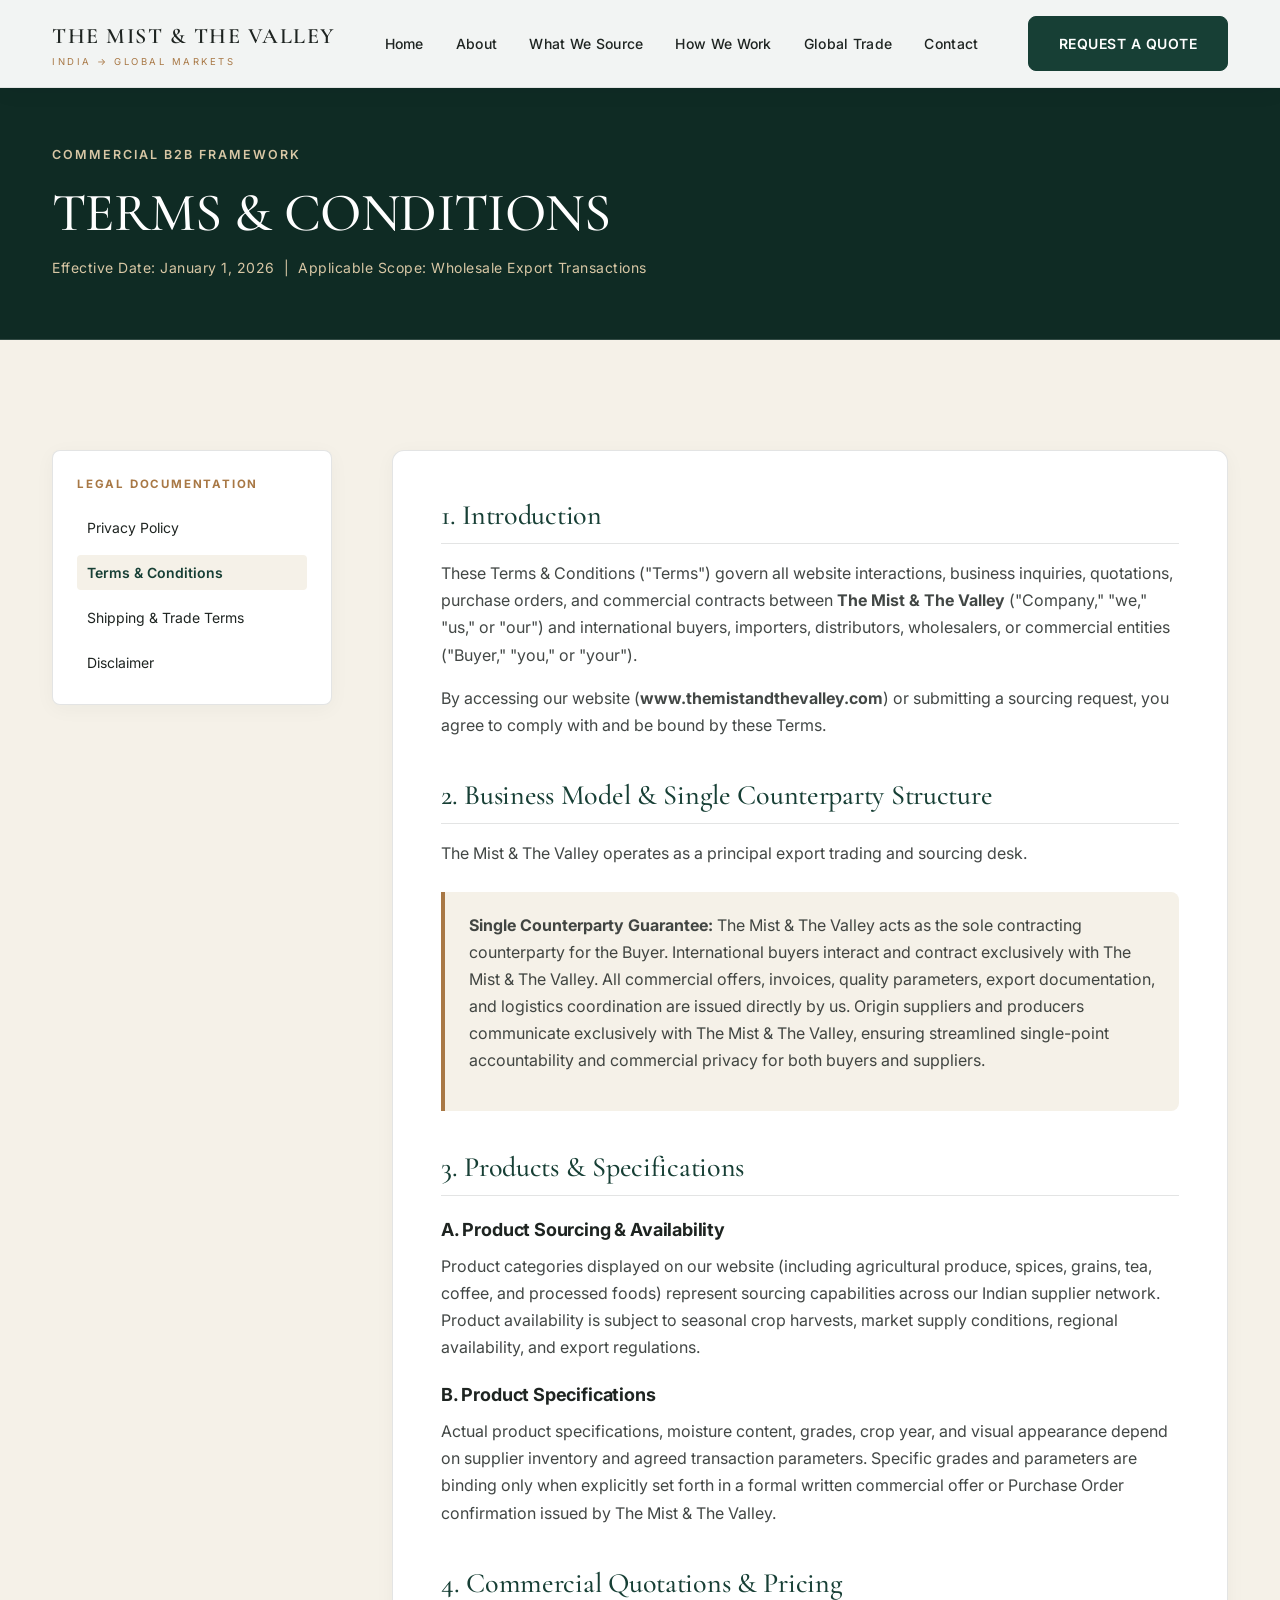
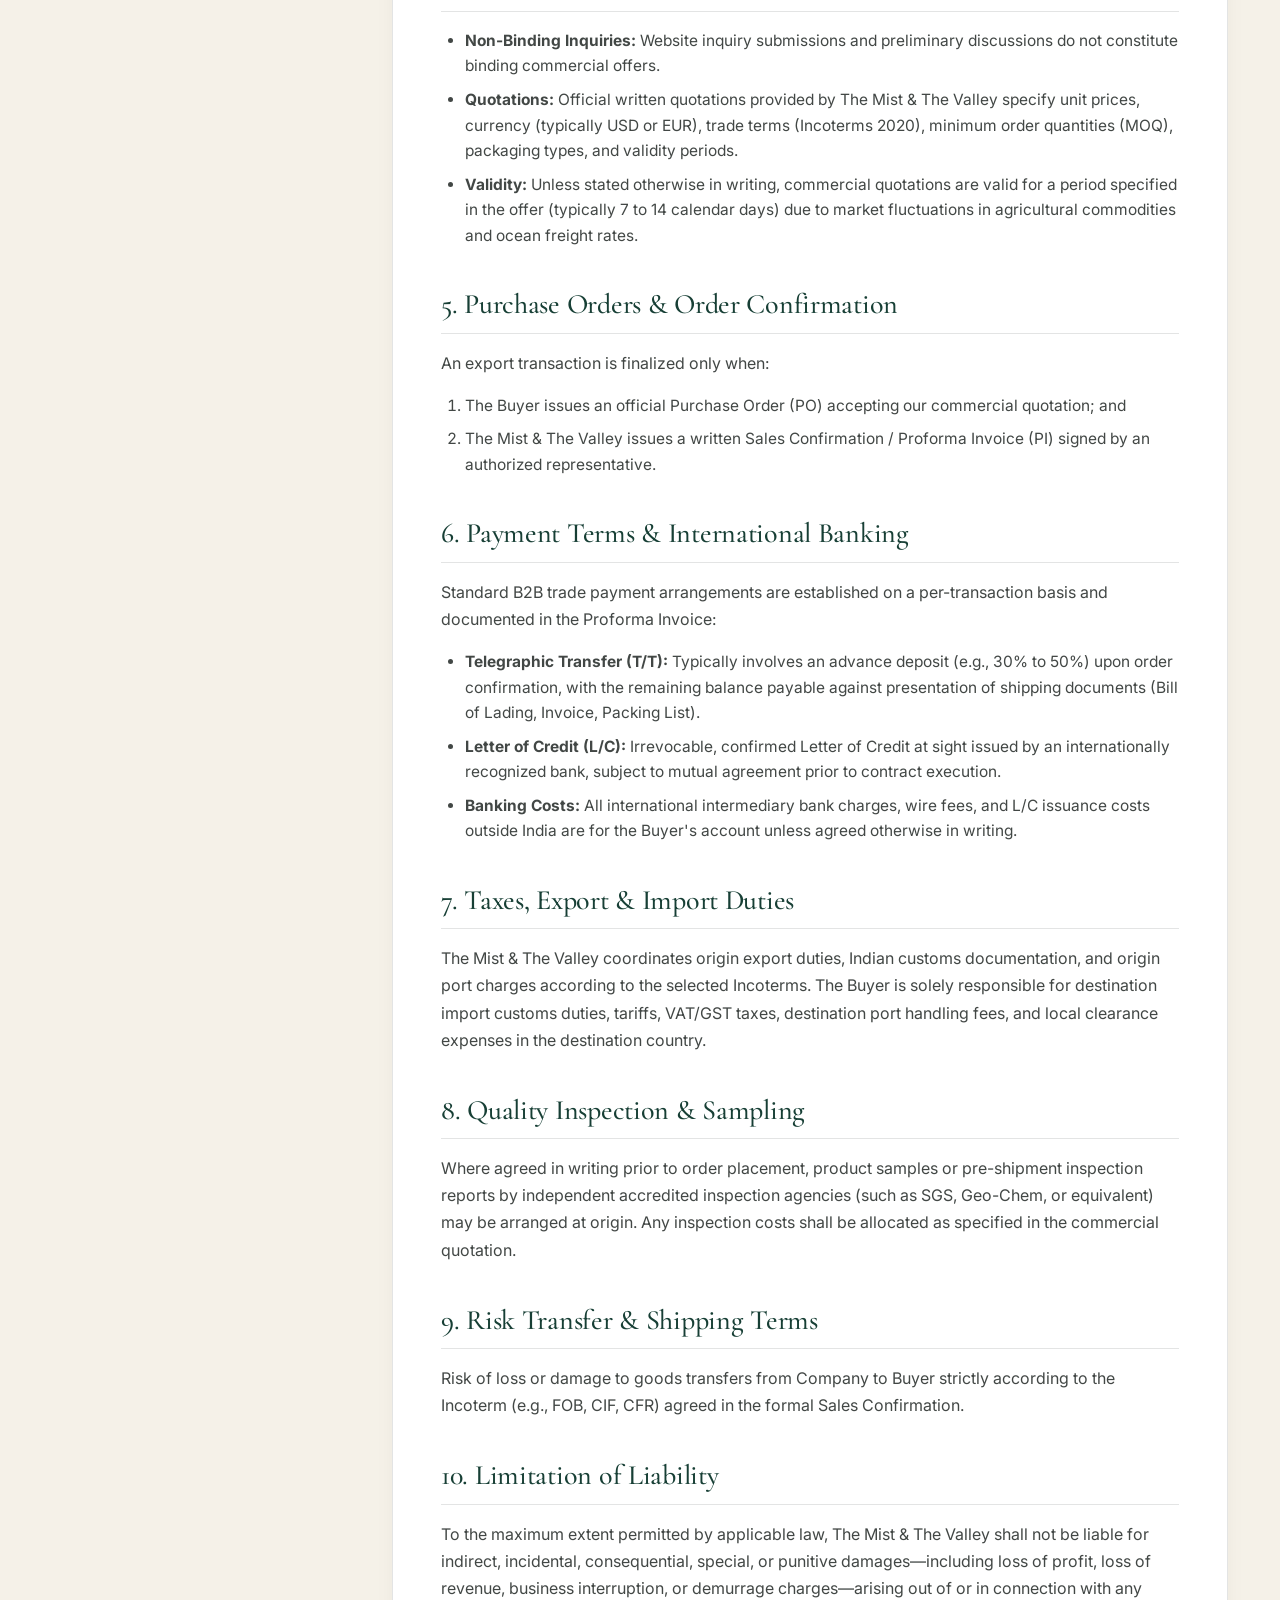
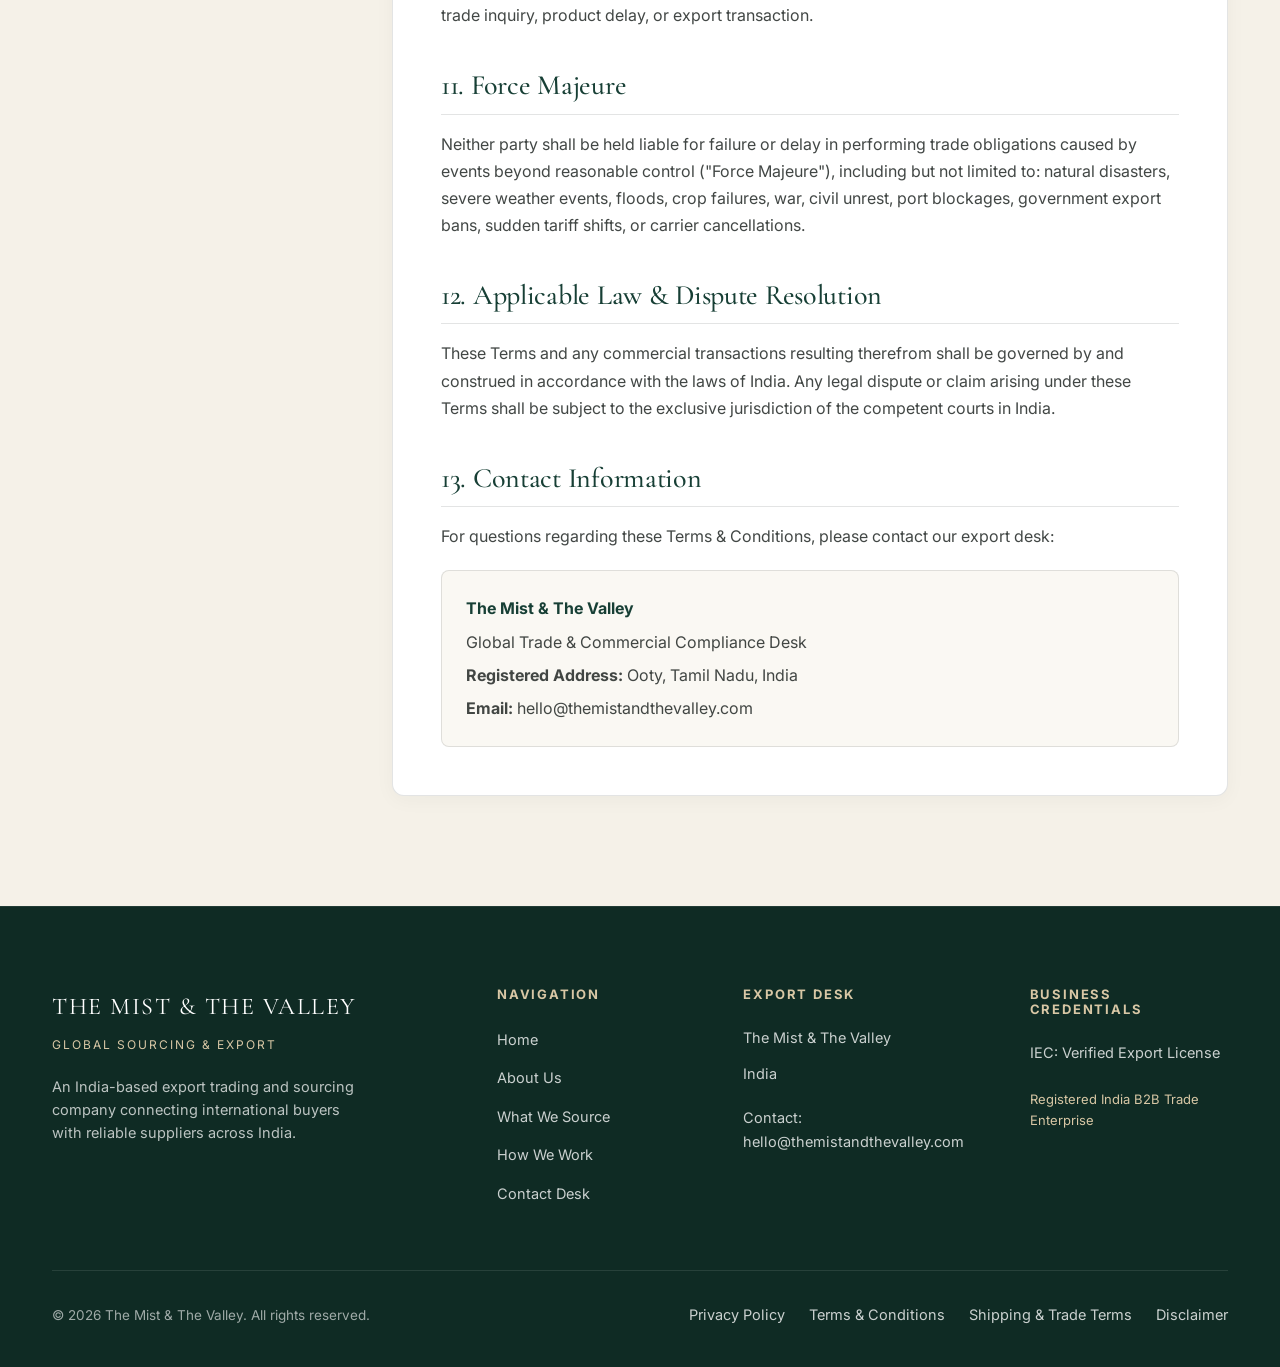
<file: terms-and-conditions.html>
<!DOCTYPE html>
<html lang="en">
<head>
  <meta charset="UTF-8">
  <meta name="viewport" content="width=device-width, initial-scale=1.0">
  <title>Terms & Conditions | The Mist & The Valley</title>
  <meta name="description" content="Terms & Conditions for international B2B sourcing and export transactions with The Mist & The Valley.">
  
  <!-- Google Fonts: Cormorant Garamond (Serif) & Inter (Sans-serif) -->
  <link rel="preconnect" href="https://fonts.googleapis.com">
  <link rel="preconnect" href="https://fonts.gstatic.com" crossorigin>
  <link href="https://fonts.googleapis.com/css2?family=Cormorant+Garamond:wght@400;500;600;700&family=Inter:wght@400;500;600;700&display=swap" rel="stylesheet">

  <!-- Style Sheets -->
  <link rel="stylesheet" href="css/styles.css">
  <link rel="stylesheet" href="css/components.css">
</head>
<body class="bg-warm-ivory">

  <!-- HEADER -->
  <header id="main-header" class="header scrolled">
    <div class="container header-container">
      <a href="index.html" class="brand-logo">
        <span class="brand-name">THE MIST & THE VALLEY</span>
        <span class="brand-subtitle">INDIA &rarr; GLOBAL MARKETS</span>
      </a>

      <nav>
        <ul class="nav-menu">
          <li><a href="index.html#hero" class="nav-link">Home</a></li>
          <li><a href="index.html#about" class="nav-link">About</a></li>
          <li><a href="index.html#sourcing" class="nav-link">What We Source</a></li>
          <li><a href="index.html#process" class="nav-link">How We Work</a></li>
          <li><a href="index.html#india-base" class="nav-link">Global Trade</a></li>
          <li><a href="index.html#enquiry-section" class="nav-link">Contact</a></li>
        </ul>
      </nav>

      <div class="nav-cta">
        <a href="index.html#enquiry-section" class="btn btn-primary">REQUEST A QUOTE</a>
      </div>
    </div>
  </header>

  <!-- HERO BANNER -->
  <section class="legal-hero">
    <div class="container">
      <span class="section-label light">COMMERCIAL B2B FRAMEWORK</span>
      <h1 class="legal-hero-title">TERMS & CONDITIONS</h1>
      <div class="legal-hero-meta">Effective Date: January 1, 2026 &nbsp;|&nbsp; Applicable Scope: Wholesale Export Transactions</div>
    </div>
  </section>

  <!-- CONTENT SECTION -->
  <section class="section-padding">
    <div class="container">
      <div class="legal-layout">
        
        <!-- Sticky Sidebar Navigation -->
        <aside class="legal-nav-sticky">
          <div class="legal-nav-title">LEGAL DOCUMENTATION</div>
          <ul class="legal-nav-links">
            <li class="legal-nav-item"><a href="privacy-policy.html">Privacy Policy</a></li>
            <li class="legal-nav-item active"><a href="terms-and-conditions.html">Terms & Conditions</a></li>
            <li class="legal-nav-item"><a href="shipping-and-trade-terms.html">Shipping & Trade Terms</a></li>
            <li class="legal-nav-item"><a href="disclaimer.html">Disclaimer</a></li>
          </ul>
        </aside>

        <!-- Main Document Article -->
        <article class="legal-article">
          <h2>1. Introduction</h2>
          <p>
            These Terms & Conditions ("Terms") govern all website interactions, business inquiries, quotations, purchase orders, and commercial contracts between <strong>The Mist & The Valley</strong> ("Company," "we," "us," or "our") and international buyers, importers, distributors, wholesalers, or commercial entities ("Buyer," "you," or "your").
          </p>
          <p>
            By accessing our website (<strong>www.themistandthevalley.com</strong>) or submitting a sourcing request, you agree to comply with and be bound by these Terms.
          </p>

          <h2>2. Business Model & Single Counterparty Structure</h2>
          <p>
            The Mist & The Valley operates as a principal export trading and sourcing desk.
          </p>
          <div class="legal-highlight-box">
            <p>
              <strong>Single Counterparty Guarantee:</strong> The Mist & The Valley acts as the sole contracting counterparty for the Buyer. International buyers interact and contract exclusively with The Mist & The Valley. All commercial offers, invoices, quality parameters, export documentation, and logistics coordination are issued directly by us. Origin suppliers and producers communicate exclusively with The Mist & The Valley, ensuring streamlined single-point accountability and commercial privacy for both buyers and suppliers.
            </p>
          </div>

          <h2>3. Products & Specifications</h2>
          <h3>A. Product Sourcing & Availability</h3>
          <p>
            Product categories displayed on our website (including agricultural produce, spices, grains, tea, coffee, and processed foods) represent sourcing capabilities across our Indian supplier network. Product availability is subject to seasonal crop harvests, market supply conditions, regional availability, and export regulations.
          </p>
          
          <h3>B. Product Specifications</h3>
          <p>
            Actual product specifications, moisture content, grades, crop year, and visual appearance depend on supplier inventory and agreed transaction parameters. Specific grades and parameters are binding only when explicitly set forth in a formal written commercial offer or Purchase Order confirmation issued by The Mist & The Valley.
          </p>

          <h2>4. Commercial Quotations & Pricing</h2>
          <ul>
            <li><strong>Non-Binding Inquiries:</strong> Website inquiry submissions and preliminary discussions do not constitute binding commercial offers.</li>
            <li><strong>Quotations:</strong> Official written quotations provided by The Mist & The Valley specify unit prices, currency (typically USD or EUR), trade terms (Incoterms 2020), minimum order quantities (MOQ), packaging types, and validity periods.</li>
            <li><strong>Validity:</strong> Unless stated otherwise in writing, commercial quotations are valid for a period specified in the offer (typically 7 to 14 calendar days) due to market fluctuations in agricultural commodities and ocean freight rates.</li>
          </ul>

          <h2>5. Purchase Orders & Order Confirmation</h2>
          <p>
            An export transaction is finalized only when:
          </p>
          <ol>
            <li>The Buyer issues an official Purchase Order (PO) accepting our commercial quotation; and</li>
            <li>The Mist & The Valley issues a written Sales Confirmation / Proforma Invoice (PI) signed by an authorized representative.</li>
          </ol>

          <h2>6. Payment Terms & International Banking</h2>
          <p>Standard B2B trade payment arrangements are established on a per-transaction basis and documented in the Proforma Invoice:</p>
          <ul>
            <li><strong>Telegraphic Transfer (T/T):</strong> Typically involves an advance deposit (e.g., 30% to 50%) upon order confirmation, with the remaining balance payable against presentation of shipping documents (Bill of Lading, Invoice, Packing List).</li>
            <li><strong>Letter of Credit (L/C):</strong> Irrevocable, confirmed Letter of Credit at sight issued by an internationally recognized bank, subject to mutual agreement prior to contract execution.</li>
            <li><strong>Banking Costs:</strong> All international intermediary bank charges, wire fees, and L/C issuance costs outside India are for the Buyer's account unless agreed otherwise in writing.</li>
          </ul>

          <h2>7. Taxes, Export & Import Duties</h2>
          <p>
            The Mist & The Valley coordinates origin export duties, Indian customs documentation, and origin port charges according to the selected Incoterms. The Buyer is solely responsible for destination import customs duties, tariffs, VAT/GST taxes, destination port handling fees, and local clearance expenses in the destination country.
          </p>

          <h2>8. Quality Inspection & Sampling</h2>
          <p>
            Where agreed in writing prior to order placement, product samples or pre-shipment inspection reports by independent accredited inspection agencies (such as SGS, Geo-Chem, or equivalent) may be arranged at origin. Any inspection costs shall be allocated as specified in the commercial quotation.
          </p>

          <h2>9. Risk Transfer & Shipping Terms</h2>
          <p>
            Risk of loss or damage to goods transfers from Company to Buyer strictly according to the Incoterm (e.g., FOB, CIF, CFR) agreed in the formal Sales Confirmation.
          </p>

          <h2>10. Limitation of Liability</h2>
          <p>
            To the maximum extent permitted by applicable law, The Mist & The Valley shall not be liable for indirect, incidental, consequential, special, or punitive damages—including loss of profit, loss of revenue, business interruption, or demurrage charges—arising out of or in connection with any trade inquiry, product delay, or export transaction.
          </p>

          <h2>11. Force Majeure</h2>
          <p>
            Neither party shall be held liable for failure or delay in performing trade obligations caused by events beyond reasonable control ("Force Majeure"), including but not limited to: natural disasters, severe weather events, floods, crop failures, war, civil unrest, port blockages, government export bans, sudden tariff shifts, or carrier cancellations.
          </p>

          <h2>12. Applicable Law & Dispute Resolution</h2>
          <p>
            These Terms and any commercial transactions resulting therefrom shall be governed by and construed in accordance with the laws of India. Any legal dispute or claim arising under these Terms shall be subject to the exclusive jurisdiction of the competent courts in India.
          </p>

          <h2>13. Contact Information</h2>
          <p>For questions regarding these Terms & Conditions, please contact our export desk:</p>
          <div style="background-color: var(--color-warm-ivory-light); padding: 24px; border-radius: var(--radius-md); border: 1px solid var(--color-border); margin-top: 20px;">
            <p style="margin-bottom: 6px; font-weight: 700; color: var(--color-primary);">The Mist & The Valley</p>
            <p style="margin-bottom: 6px;">Global Trade & Commercial Compliance Desk</p>
            <p style="margin-bottom: 6px;"><strong>Registered Address:</strong> Ooty, Tamil Nadu, India</p>
            <p style="margin-bottom: 0;"><strong>Email:</strong> hello@themistandthevalley.com</p>
          </div>
        </article>

      </div>
    </div>
  </section>

  <!-- FOOTER -->
  <footer class="site-footer">
    <div class="container">
      <div class="footer-grid">
        <div>
          <div class="footer-brand-name">THE MIST & THE VALLEY</div>
          <div class="footer-tagline">GLOBAL SOURCING & EXPORT</div>
          <p class="footer-desc">
            An India-based export trading and sourcing company connecting international buyers with reliable suppliers across India.
          </p>
        </div>

        <div>
          <h4 class="footer-heading">NAVIGATION</h4>
          <ul class="footer-links">
            <li><a href="index.html#hero" class="footer-link">Home</a></li>
            <li><a href="index.html#about" class="footer-link">About Us</a></li>
            <li><a href="index.html#sourcing" class="footer-link">What We Source</a></li>
            <li><a href="index.html#process" class="footer-link">How We Work</a></li>
            <li><a href="index.html#enquiry-section" class="footer-link">Contact Desk</a></li>
          </ul>
        </div>

        <div>
          <h4 class="footer-heading">EXPORT DESK</h4>
          <ul class="footer-links">
            <li class="footer-link">The Mist & The Valley</li>
            <li class="footer-link">India</li>
            <li class="footer-link" style="margin-top: 8px;">Contact: hello@themistandthevalley.com</li>
          </ul>
        </div>

        <div>
          <h4 class="footer-heading">BUSINESS CREDENTIALS</h4>
          <ul class="footer-links">
            <li class="footer-link">IEC: Verified Export License</li>
            <li class="footer-link" style="margin-top: 12px; font-size: 13px; color: var(--color-warm-sand);">
              Registered India B2B Trade Enterprise
            </li>
          </ul>
        </div>
      </div>

      <div class="footer-bottom">
        <div>
          &copy; 2026 The Mist & The Valley. All rights reserved.
        </div>
        <div style="display: flex; gap: 24px; flex-wrap: wrap;">
          <a href="privacy-policy.html" class="footer-link">Privacy Policy</a>
          <a href="terms-and-conditions.html" class="footer-link">Terms & Conditions</a>
          <a href="shipping-and-trade-terms.html" class="footer-link">Shipping & Trade Terms</a>
          <a href="disclaimer.html" class="footer-link">Disclaimer</a>
        </div>
      </div>
    </div>
  </footer>

</body>
</html>
</file>
<file: css/styles.css>
/* ==========================================================================
   THE MIST & THE VALLEY — Brand Style Guide & Base Rules
   Colors:
     --color-primary: #173F35 (Deep Forest Green)
     --color-secondary: #1E2421 (Dark Charcoal)
     --color-warm-ivory: #F5F1E8
     --color-muted-sage: #A8B8A8
     --color-warm-sand: #D8C7A5
     --color-accent-copper: #A87845
     --color-white: #FFFFFF
   ========================================================================== */

:root {
  --color-primary: #173F35;
  --color-primary-dark: #0f2b24;
  --color-primary-light: #235447;
  --color-secondary: #1E2421;
  --color-warm-ivory: #F5F1E8;
  --color-warm-ivory-light: #FAF8F3;
  --color-muted-sage: #A8B8A8;
  --color-muted-sage-light: #EBF0EB;
  --color-warm-sand: #D8C7A5;
  --color-accent-copper: #A87845;
  --color-accent-copper-hover: #916538;
  --color-white: #FFFFFF;
  --color-border: rgba(30, 36, 33, 0.12);
  --color-border-light: rgba(255, 255, 255, 0.15);

  --font-serif: 'Cormorant Garamond', 'DM Serif Display', Georgia, serif;
  --font-sans: 'Inter', 'Manrope', -apple-system, BlinkMacSystemFont, 'Segoe UI', Roboto, sans-serif;

  --max-width: 1240px;
  --section-padding-desktop: 110px 0;
  --section-padding-mobile: 64px 0;
  --container-padding: 32px;
  --container-padding-mobile: 24px;

  --radius-sm: 4px;
  --radius-md: 8px;
  --radius-lg: 12px;

  --shadow-subtle: 0 4px 20px rgba(23, 63, 53, 0.04);
  --shadow-card: 0 10px 30px rgba(30, 36, 33, 0.06);
  --shadow-modal: 0 24px 48px rgba(15, 43, 36, 0.2);

  --transition-fast: 0.2s cubic-bezier(0.16, 1, 0.3, 1);
  --transition-smooth: 0.35s cubic-bezier(0.16, 1, 0.3, 1);
}

/* Reset & Universal Rules */
*, *::before, *::after {
  box-sizing: border-box;
  margin: 0;
  padding: 0;
}

html {
  scroll-behavior: smooth;
  font-size: 16px;
  -webkit-font-smoothing: antialiased;
  -moz-osx-font-smoothing: grayscale;
}

body {
  font-family: var(--font-sans);
  background-color: var(--color-warm-ivory);
  color: var(--color-secondary);
  line-height: 1.65;
  overflow-x: hidden;
}

img {
  max-width: 100%;
  height: auto;
  display: block;
}

a {
  color: inherit;
  text-decoration: none;
  transition: color var(--transition-fast);
}

/* Typography Standard */
h1, h2, h3, h4 {
  font-family: var(--font-serif);
  font-weight: 500;
  line-height: 1.15;
  color: var(--color-secondary);
  letter-spacing: -0.01em;
}

h1 {
  font-size: clamp(40px, 5.5vw, 68px);
}

h2 {
  font-size: clamp(32px, 3.8vw, 48px);
}

h3 {
  font-size: clamp(22px, 2.2vw, 28px);
  font-family: var(--font-serif);
}

.text-sans-h3 {
  font-family: var(--font-sans);
  font-weight: 600;
  font-size: 22px;
}

p {
  font-size: 16.5px;
  color: rgba(30, 36, 33, 0.82);
  line-height: 1.68;
}

p.lead {
  font-size: 18.5px;
  line-height: 1.6;
}

/* Section Eyebrow Labels */
.section-label {
  display: inline-block;
  font-family: var(--font-sans);
  font-size: 12.5px;
  font-weight: 600;
  text-transform: uppercase;
  letter-spacing: 2px;
  color: var(--color-accent-copper);
  margin-bottom: 16px;
}

.section-label.light {
  color: var(--color-warm-sand);
}

/* Layout Utilities */
.container {
  max-width: var(--max-width);
  margin: 0 auto;
  padding: 0 var(--container-padding);
  width: 100%;
}

@media (max-width: 768px) {
  .container {
    padding: 0 var(--container-padding-mobile);
  }
}

.section-padding {
  padding: var(--section-padding-desktop);
}

@media (max-width: 768px) {
  .section-padding {
    padding: var(--section-padding-mobile);
  }
}

.bg-warm-ivory {
  background-color: var(--color-warm-ivory);
}

.bg-white {
  background-color: var(--color-white);
}

.bg-forest-green {
  background-color: var(--color-primary);
  color: var(--color-white);
}

.bg-forest-green h1, 
.bg-forest-green h2, 
.bg-forest-green h3,
.bg-forest-green p {
  color: var(--color-white);
}

.bg-dark-charcoal {
  background-color: var(--color-secondary);
  color: var(--color-white);
}

.bg-dark-charcoal h1,
.bg-dark-charcoal h2,
.bg-dark-charcoal h3 {
  color: var(--color-white);
}

.bg-dark-charcoal p {
  color: rgba(255, 255, 255, 0.78);
}

/* Grid Layouts */
.grid-2 {
  display: grid;
  grid-template-columns: repeat(2, 1fr);
  gap: 48px;
  align-items: center;
}

.grid-3 {
  display: grid;
  grid-template-columns: repeat(3, 1fr);
  gap: 32px;
}

.grid-4 {
  display: grid;
  grid-template-columns: repeat(4, 1fr);
  gap: 24px;
}

@media (max-width: 1024px) {
  .grid-3 {
    grid-template-columns: repeat(2, 1fr);
  }
  .grid-4 {
    grid-template-columns: repeat(2, 1fr);
  }
}

@media (max-width: 768px) {
  .grid-2, .grid-3, .grid-4 {
    grid-template-columns: 1fr;
    gap: 32px;
  }
}

/* Buttons */
.btn {
  display: inline-flex;
  align-items: center;
  justify-content: center;
  gap: 10px;
  padding: 15px 30px;
  font-family: var(--font-sans);
  font-size: 14px;
  font-weight: 600;
  letter-spacing: 0.5px;
  text-transform: uppercase;
  border-radius: var(--radius-md);
  border: 1px solid transparent;
  cursor: pointer;
  transition: all var(--transition-fast);
  white-space: nowrap;
}

.btn-primary {
  background-color: var(--color-primary);
  color: var(--color-white);
  border-color: var(--color-primary);
}

.btn-primary:hover {
  background-color: var(--color-primary-dark);
  border-color: var(--color-primary-dark);
  transform: translateY(-1px);
  box-shadow: 0 4px 12px rgba(23, 63, 53, 0.2);
}

.btn-secondary-light {
  background-color: transparent;
  color: var(--color-white);
  border-color: rgba(255, 255, 255, 0.4);
}

.btn-secondary-light:hover {
  border-color: var(--color-white);
  background-color: rgba(255, 255, 255, 0.1);
}

.btn-outline {
  background-color: transparent;
  color: var(--color-primary);
  border-color: var(--color-primary);
}

.btn-outline:hover {
  background-color: var(--color-primary);
  color: var(--color-white);
}

.btn-copper {
  background-color: var(--color-accent-copper);
  color: var(--color-white);
  border-color: var(--color-accent-copper);
}

.btn-copper:hover {
  background-color: var(--color-accent-copper-hover);
  border-color: var(--color-accent-copper-hover);
}

/* Text Link */
.link-arrow {
  display: inline-flex;
  align-items: center;
  gap: 8px;
  font-size: 13.5px;
  font-weight: 600;
  text-transform: uppercase;
  letter-spacing: 1px;
  color: var(--color-accent-copper);
  cursor: pointer;
}

.link-arrow svg {
  width: 16px;
  height: 16px;
  transition: transform var(--transition-fast);
}

.link-arrow:hover svg {
  transform: translateX(4px);
}
</file>
<file: css/components.css>
/* ==========================================================================
   THE MIST & THE VALLEY — Components Stylesheet
   ========================================================================== */

/* --------------------------------------------------------------------------
   HEADER & NAVIGATION
   -------------------------------------------------------------------------- */
.header {
  position: fixed;
  top: 0;
  left: 0;
  width: 100%;
  z-index: 100;
  transition: background-color var(--transition-smooth), padding var(--transition-smooth), box-shadow var(--transition-smooth);
  padding: 24px 0;
}

.header.scrolled {
  background-color: rgba(255, 255, 255, 0.95);
  backdrop-filter: blur(12px);
  -webkit-backdrop-filter: blur(12px);
  padding: 16px 0;
  box-shadow: 0 4px 20px rgba(0, 0, 0, 0.05);
  border-bottom: 1px solid rgba(30, 36, 33, 0.08);
}

.header-container {
  display: flex;
  align-items: center;
  justify-content: space-between;
}

.brand-logo {
  display: flex;
  flex-direction: column;
  text-decoration: none;
}

.brand-name {
  font-family: var(--font-serif);
  font-size: 22px;
  font-weight: 600;
  letter-spacing: 1.5px;
  color: var(--color-white);
  transition: color var(--transition-fast);
}

.header.scrolled .brand-name {
  color: var(--color-secondary);
}

.brand-subtitle {
  font-family: var(--font-sans);
  font-size: 9.5px;
  letter-spacing: 2.5px;
  text-transform: uppercase;
  color: var(--color-warm-sand);
}

.header.scrolled .brand-subtitle {
  color: var(--color-accent-copper);
}

.nav-menu {
  display: flex;
  align-items: center;
  gap: 32px;
  list-style: none;
}

.nav-link {
  font-size: 14px;
  font-weight: 500;
  color: rgba(255, 255, 255, 0.9);
  letter-spacing: 0.3px;
  position: relative;
  padding: 4px 0;
}

.header.scrolled .nav-link {
  color: var(--color-secondary);
}

.nav-link::after {
  content: '';
  position: absolute;
  bottom: 0;
  left: 0;
  width: 0;
  height: 1.5px;
  background-color: var(--color-accent-copper);
  transition: width var(--transition-fast);
}

.nav-link:hover::after,
.nav-link.active::after {
  width: 100%;
}

.nav-cta {
  display: flex;
  align-items: center;
  gap: 16px;
}

.mobile-toggle {
  display: none;
  background: none;
  border: none;
  cursor: pointer;
  padding: 8px;
}

.mobile-toggle span {
  display: block;
  width: 24px;
  height: 2px;
  background-color: var(--color-white);
  margin: 5px 0;
  transition: transform var(--transition-fast), opacity var(--transition-fast);
}

.header.scrolled .mobile-toggle span {
  background-color: var(--color-secondary);
}

@media (max-width: 1024px) {
  .nav-menu {
    display: none;
  }
  .mobile-toggle {
    display: block;
  }
}

/* Mobile Drawer Navigation */
.mobile-nav {
  position: fixed;
  top: 0;
  right: -100%;
  width: 100%;
  max-width: 360px;
  height: 100vh;
  background-color: var(--color-secondary);
  z-index: 101;
  padding: 80px 32px 40px;
  display: flex;
  flex-direction: column;
  justify-content: space-between;
  transition: right 0.4s cubic-bezier(0.16, 1, 0.3, 1);
  box-shadow: -10px 0 30px rgba(0, 0, 0, 0.3);
}

.mobile-nav.open {
  right: 0;
}

.mobile-nav-links {
  list-style: none;
  display: flex;
  flex-direction: column;
  gap: 24px;
}

.mobile-nav-link {
  font-family: var(--font-serif);
  font-size: 26px;
  color: var(--color-warm-ivory);
}

.mobile-nav-link:hover {
  color: var(--color-warm-sand);
}

.mobile-close {
  position: absolute;
  top: 24px;
  right: 24px;
  background: none;
  border: none;
  color: var(--color-white);
  font-size: 28px;
  cursor: pointer;
}

/* --------------------------------------------------------------------------
   SECTION 01 — HERO
   -------------------------------------------------------------------------- */
.hero-section {
  position: relative;
  min-height: 100vh;
  display: flex;
  align-items: center;
  padding-top: 120px;
  padding-bottom: 80px;
  background-color: var(--color-secondary);
  color: var(--color-white);
  overflow: hidden;
}

.hero-bg {
  position: absolute;
  top: 0;
  left: 0;
  width: 100%;
  height: 100%;
  object-fit: cover;
  z-index: 1;
  filter: brightness(0.75) contrast(1.05);
}

.hero-overlay {
  position: absolute;
  top: 0;
  left: 0;
  width: 100%;
  height: 100%;
  background: linear-gradient(
    180deg, 
    rgba(15, 43, 36, 0.72) 0%, 
    rgba(30, 36, 33, 0.85) 60%,
    rgba(30, 36, 33, 0.96) 100%
  );
  z-index: 2;
}

.hero-content {
  position: relative;
  z-index: 3;
  max-width: 820px;
}

.hero-title {
  font-size: clamp(48px, 6.5vw, 76px);
  color: var(--color-white);
  margin-bottom: 12px;
  line-height: 1.08;
}

.hero-subtitle {
  font-family: var(--font-serif);
  font-size: clamp(22px, 2.5vw, 32px);
  color: var(--color-warm-sand);
  margin-bottom: 24px;
  font-weight: 400;
}

.hero-body {
  font-size: 18px;
  color: rgba(255, 255, 255, 0.88);
  margin-bottom: 36px;
  max-width: 680px;
  line-height: 1.65;
}

.hero-actions {
  display: flex;
  align-items: center;
  gap: 18px;
  flex-wrap: wrap;
  margin-bottom: 32px;
}

.hero-trust-line {
  font-size: 13.5px;
  color: rgba(255, 255, 255, 0.7);
  letter-spacing: 1.5px;
  text-transform: uppercase;
  display: flex;
  align-items: center;
  gap: 12px;
}

.hero-trust-line span {
  display: inline-block;
  width: 4px;
  height: 4px;
  border-radius: 50%;
  background-color: var(--color-accent-copper);
}

/* --------------------------------------------------------------------------
   SECTION 02 — TRUST / INTRODUCTION
   -------------------------------------------------------------------------- */
.trust-statement {
  font-family: var(--font-serif);
  font-size: clamp(28px, 3.2vw, 42px);
  line-height: 1.25;
  color: var(--color-primary);
  border-left: 3px solid var(--color-accent-copper);
  padding-left: 28px;
}

.trust-badge-group {
  display: flex;
  gap: 24px;
  margin-top: 32px;
}

.trust-pillar {
  flex: 1;
  background: var(--color-white);
  padding: 24px;
  border-radius: var(--radius-md);
  border: 1px solid var(--color-border);
  box-shadow: var(--shadow-subtle);
}

.trust-pillar-code {
  font-family: var(--font-sans);
  font-size: 12px;
  font-weight: 700;
  color: var(--color-accent-copper);
  letter-spacing: 2px;
  margin-bottom: 6px;
}

.trust-pillar-title {
  font-family: var(--font-serif);
  font-size: 20px;
  color: var(--color-primary);
}

/* --------------------------------------------------------------------------
   SECTION 03 — WHAT WE SOURCE
   -------------------------------------------------------------------------- */
.category-card {
  background-color: var(--color-white);
  border: 1px solid var(--color-border);
  border-radius: var(--radius-lg);
  overflow: hidden;
  display: flex;
  flex-direction: column;
  transition: transform var(--transition-smooth), box-shadow var(--transition-smooth);
}

.category-card:hover {
  transform: translateY(-6px);
  box-shadow: var(--shadow-card);
}

.category-img-wrapper {
  position: relative;
  width: 100%;
  height: 230px;
  overflow: hidden;
  background-color: var(--color-warm-ivory);
}

.category-img-wrapper img {
  width: 100%;
  height: 100%;
  object-fit: cover;
  transition: transform 0.6s cubic-bezier(0.16, 1, 0.3, 1);
}

.category-card:hover .category-img-wrapper img {
  transform: scale(1.04);
}

.category-content {
  padding: 28px;
  display: flex;
  flex-direction: column;
  flex-grow: 1;
}

.category-title {
  font-family: var(--font-sans);
  font-weight: 600;
  font-size: 19px;
  letter-spacing: 0.5px;
  text-transform: uppercase;
  color: var(--color-primary);
  margin-bottom: 12px;
}

.category-desc {
  font-size: 15px;
  color: rgba(30, 36, 33, 0.78);
  margin-bottom: 24px;
  flex-grow: 1;
  line-height: 1.6;
}

/* Category Detail Tags */
.category-tags {
  display: flex;
  flex-wrap: wrap;
  gap: 8px;
  margin-bottom: 20px;
}

.category-tag {
  font-size: 12px;
  background-color: var(--color-warm-ivory);
  color: var(--color-secondary);
  padding: 4px 10px;
  border-radius: 4px;
  font-weight: 500;
}

/* --------------------------------------------------------------------------
   SECTION 04 — CUSTOM SOURCING
   -------------------------------------------------------------------------- */
.custom-sourcing-box {
  background: linear-gradient(135deg, #173F35 0%, #0e2922 100%);
  border-radius: var(--radius-lg);
  padding: 64px;
  position: relative;
  overflow: hidden;
  box-shadow: 0 16px 40px rgba(15, 43, 36, 0.3);
}

@media (max-width: 768px) {
  .custom-sourcing-box {
    padding: 36px 24px;
  }
}

.custom-sourcing-box::before {
  content: '';
  position: absolute;
  top: -50%;
  right: -20%;
  width: 400px;
  height: 400px;
  background: radial-gradient(circle, rgba(168, 120, 69, 0.15) 0%, transparent 70%);
  pointer-events: none;
}

.custom-spec-pills {
  display: flex;
  gap: 16px;
  flex-wrap: wrap;
  margin-top: 32px;
}

.spec-pill {
  font-size: 12.5px;
  font-weight: 600;
  letter-spacing: 1.5px;
  text-transform: uppercase;
  color: var(--color-warm-sand);
  background-color: rgba(255, 255, 255, 0.08);
  padding: 10px 18px;
  border-radius: 30px;
  border: 1px solid rgba(216, 199, 165, 0.2);
}

/* --------------------------------------------------------------------------
   SECTION 05 — HOW IT WORKS (5-STEP PROCESS)
   -------------------------------------------------------------------------- */
.process-grid {
  display: grid;
  grid-template-columns: repeat(5, 1fr);
  gap: 20px;
  position: relative;
  margin-top: 48px;
}

@media (max-width: 1024px) {
  .process-grid {
    grid-template-columns: 1fr;
    gap: 32px;
  }
}

.process-step {
  background-color: var(--color-white);
  border: 1px solid var(--color-border);
  border-radius: var(--radius-md);
  padding: 32px 24px;
  position: relative;
  transition: transform var(--transition-fast), border-color var(--transition-fast);
}

.process-step:hover {
  transform: translateY(-4px);
  border-color: var(--color-accent-copper);
}

.process-num {
  font-family: var(--font-serif);
  font-size: 38px;
  color: var(--color-accent-copper);
  line-height: 1;
  margin-bottom: 16px;
  font-weight: 600;
}

.process-title {
  font-family: var(--font-sans);
  font-size: 15px;
  font-weight: 700;
  letter-spacing: 0.8px;
  text-transform: uppercase;
  color: var(--color-primary);
  margin-bottom: 12px;
}

.process-desc {
  font-size: 14px;
  color: rgba(30, 36, 33, 0.78);
  line-height: 1.55;
}

/* --------------------------------------------------------------------------
   SECTION 06 — WHY WORK WITH US
   -------------------------------------------------------------------------- */
.why-card {
  background-color: var(--color-warm-ivory);
  border-radius: var(--radius-md);
  padding: 36px 30px;
  border: 1px solid var(--color-border);
  transition: transform var(--transition-fast);
}

.why-card:hover {
  transform: translateY(-4px);
  background-color: var(--color-white);
}

.why-icon {
  width: 44px;
  height: 44px;
  border-radius: 8px;
  background-color: rgba(23, 63, 53, 0.08);
  display: flex;
  align-items: center;
  justify-content: center;
  color: var(--color-primary);
  margin-bottom: 20px;
}

.why-title {
  font-family: var(--font-sans);
  font-size: 17px;
  font-weight: 700;
  letter-spacing: 0.5px;
  text-transform: uppercase;
  color: var(--color-primary);
  margin-bottom: 12px;
}

.why-desc {
  font-size: 15px;
  color: rgba(30, 36, 33, 0.78);
  line-height: 1.6;
}

/* --------------------------------------------------------------------------
   SECTION 07 — INDIA MAP & SOURCING BASE
   -------------------------------------------------------------------------- */
.map-container-layout {
  display: grid;
  grid-template-columns: 1fr 1.2fr;
  gap: 48px;
  align-items: center;
}

@media (max-width: 900px) {
  .map-container-layout {
    grid-template-columns: 1fr;
  }
}

.map-visual-box {
  background-color: var(--color-primary-dark);
  border-radius: var(--radius-lg);
  padding: 40px;
  position: relative;
  box-shadow: var(--shadow-card);
  min-height: 480px;
  display: flex;
  flex-direction: column;
  justify-content: center;
  align-items: center;
}

.india-svg-map {
  width: 100%;
  max-width: 420px;
  height: auto;
}

.map-pin {
  cursor: pointer;
  transition: transform 0.2s ease, fill 0.2s ease;
}

.map-pin:hover {
  transform: scale(1.3);
  fill: var(--color-accent-copper);
}

.map-disclaimer {
  font-size: 13.5px;
  color: var(--color-warm-sand);
  font-style: italic;
  margin-top: 24px;
  text-align: center;
}

.state-hub-list {
  display: grid;
  grid-template-columns: repeat(2, 1fr);
  gap: 16px;
  margin-top: 28px;
}

.state-hub-item {
  background-color: var(--color-white);
  padding: 16px;
  border-radius: var(--radius-md);
  border: 1px solid var(--color-border);
  display: flex;
  align-items: center;
  gap: 12px;
}

.state-hub-dot {
  width: 8px;
  height: 8px;
  border-radius: 50%;
  background-color: var(--color-accent-copper);
}

.state-hub-name {
  font-weight: 600;
  font-size: 14px;
  color: var(--color-secondary);
}

/* --------------------------------------------------------------------------
   SECTION 08 — QUALITY & DOCUMENTATION
   -------------------------------------------------------------------------- */
.credential-banner {
  background-color: var(--color-white);
  border: 1.5px dashed var(--color-accent-copper);
  border-radius: var(--radius-md);
  padding: 24px 32px;
  margin-top: 48px;
  display: flex;
  align-items: center;
  justify-content: space-between;
  gap: 24px;
  flex-wrap: wrap;
}

.credential-item {
  display: flex;
  flex-direction: column;
}

.credential-label {
  font-size: 11.5px;
  font-weight: 700;
  text-transform: uppercase;
  letter-spacing: 1.5px;
  color: var(--color-accent-copper);
}

.credential-value {
  font-family: monospace;
  font-size: 15px;
  font-weight: 600;
  color: var(--color-secondary);
}

/* --------------------------------------------------------------------------
   SECTION 10 — EXPORT ENQUIRY FORM
   -------------------------------------------------------------------------- */
.enquiry-form-card {
  background-color: var(--color-white);
  border: 1px solid var(--color-border);
  border-radius: var(--radius-lg);
  padding: 48px;
  box-shadow: var(--shadow-card);
}

@media (max-width: 768px) {
  .enquiry-form-card {
    padding: 28px 20px;
  }
}

.form-grid {
  display: grid;
  grid-template-columns: repeat(2, 1fr);
  gap: 24px;
}

.form-group.full-width {
  grid-column: span 2;
}

@media (max-width: 768px) {
  .form-grid {
    grid-template-columns: 1fr;
  }
  .form-group.full-width {
    grid-column: span 1;
  }
}

.form-label {
  display: block;
  font-size: 13.5px;
  font-weight: 600;
  color: var(--color-secondary);
  margin-bottom: 8px;
  letter-spacing: 0.2px;
}

.form-label span.req {
  color: var(--color-accent-copper);
}

.form-input, .form-select, .form-textarea {
  width: 100%;
  padding: 13px 16px;
  font-family: var(--font-sans);
  font-size: 15px;
  color: var(--color-secondary);
  background-color: var(--color-warm-ivory-light);
  border: 1px solid var(--color-border);
  border-radius: var(--radius-md);
  outline: none;
  transition: border-color var(--transition-fast), background-color var(--transition-fast);
}

.form-input:focus, .form-select:focus, .form-textarea:focus {
  border-color: var(--color-primary);
  background-color: var(--color-white);
}

.form-textarea {
  resize: vertical;
  min-height: 120px;
}

.form-footer-note {
  font-size: 13.5px;
  color: rgba(30, 36, 33, 0.65);
  margin-top: 20px;
  text-align: center;
}

/* --------------------------------------------------------------------------
   FOOTER
   -------------------------------------------------------------------------- */
.site-footer {
  background-color: var(--color-primary-dark);
  color: var(--color-white);
  padding-top: 80px;
  padding-bottom: 40px;
  border-top: 1px solid rgba(255, 255, 255, 0.08);
}

.footer-grid {
  display: grid;
  grid-template-columns: 2fr 1fr 1.2fr 1fr;
  gap: 48px;
  margin-bottom: 64px;
}

@media (max-width: 1024px) {
  .footer-grid {
    grid-template-columns: repeat(2, 1fr);
    gap: 36px;
  }
}

@media (max-width: 600px) {
  .footer-grid {
    grid-template-columns: 1fr;
  }
}

.footer-brand-name {
  font-family: var(--font-serif);
  font-size: 24px;
  letter-spacing: 1.5px;
  color: var(--color-white);
  margin-bottom: 8px;
}

.footer-tagline {
  font-size: 12px;
  letter-spacing: 2px;
  text-transform: uppercase;
  color: var(--color-warm-sand);
  margin-bottom: 20px;
}

.footer-desc {
  font-size: 14.5px;
  color: rgba(255, 255, 255, 0.72);
  line-height: 1.6;
  max-width: 320px;
}

.footer-heading {
  font-family: var(--font-sans);
  font-size: 13px;
  font-weight: 700;
  text-transform: uppercase;
  letter-spacing: 1.8px;
  color: var(--color-warm-sand);
  margin-bottom: 24px;
}

.footer-links {
  list-style: none;
  display: flex;
  flex-direction: column;
  gap: 12px;
}

.footer-link {
  font-size: 14.5px;
  color: rgba(255, 255, 255, 0.78);
  transition: color var(--transition-fast);
}

.footer-link:hover {
  color: var(--color-warm-sand);
}

.footer-bottom {
  padding-top: 32px;
  border-top: 1px solid rgba(255, 255, 255, 0.1);
  display: flex;
  align-items: center;
  justify-content: space-between;
  flex-wrap: wrap;
  gap: 20px;
  font-size: 13.5px;
  color: rgba(255, 255, 255, 0.6);
}

/* --------------------------------------------------------------------------
   MODAL / POPUP
   -------------------------------------------------------------------------- */
.modal-backdrop {
  position: fixed;
  top: 0;
  left: 0;
  width: 100%;
  height: 100%;
  background-color: rgba(15, 43, 36, 0.75);
  backdrop-filter: blur(8px);
  -webkit-backdrop-filter: blur(8px);
  z-index: 200;
  display: flex;
  align-items: center;
  justify-content: center;
  opacity: 0;
  pointer-events: none;
  transition: opacity 0.3s ease;
  padding: 20px;
}

.modal-backdrop.active {
  opacity: 1;
  pointer-events: auto;
}

.modal-box {
  background-color: var(--color-white);
  border-radius: var(--radius-lg);
  max-width: 680px;
  width: 100%;
  max-height: 90vh;
  overflow-y: auto;
  padding: 40px;
  position: relative;
  box-shadow: var(--shadow-modal);
  transform: translateY(20px);
  transition: transform 0.3s cubic-bezier(0.16, 1, 0.3, 1);
}

.modal-backdrop.active .modal-box {
  transform: translateY(0);
}

.modal-close-btn {
  position: absolute;
  top: 20px;
  right: 20px;
  background: none;
  border: none;
  font-size: 24px;
  color: var(--color-secondary);
  cursor: pointer;
}

/* Scroll animation utility classes */
.fade-up {
  opacity: 0;
  transform: translateY(30px);
  transition: opacity 0.7s cubic-bezier(0.16, 1, 0.3, 1), transform 0.7s cubic-bezier(0.16, 1, 0.3, 1);
}

.fade-up.visible {
  opacity: 1;
  transform: translateY(0);
}

/* ==========================================================================
   THE MIST & THE VALLEY — Legal Pages Styling Extension
   ========================================================================== */

.legal-hero {
  background-color: var(--color-primary-dark);
  color: var(--color-white);
  padding: 140px 0 60px;
  border-bottom: 1px solid var(--color-border-light);
}

.legal-hero-title {
  font-family: var(--font-serif);
  font-size: clamp(36px, 4.5vw, 54px);
  color: var(--color-white);
  margin-bottom: 12px;
}

.legal-hero-meta {
  font-size: 14px;
  color: var(--color-warm-sand);
  letter-spacing: 0.5px;
}

.legal-layout {
  display: grid;
  grid-template-columns: 280px 1fr;
  gap: 60px;
  align-items: start;
}

@media (max-width: 900px) {
  .legal-layout {
    grid-template-columns: 1fr;
    gap: 36px;
  }
}

.legal-nav-sticky {
  position: sticky;
  top: 100px;
  background-color: var(--color-white);
  border-radius: var(--radius-md);
  padding: 24px;
  border: 1px solid var(--color-border);
  box-shadow: var(--shadow-subtle);
}

.legal-nav-title {
  font-size: 11.5px;
  font-weight: 700;
  text-transform: uppercase;
  letter-spacing: 1.8px;
  color: var(--color-accent-copper);
  margin-bottom: 16px;
}

.legal-nav-links {
  list-style: none;
  display: flex;
  flex-direction: column;
  gap: 10px;
}

.legal-nav-item a {
  font-size: 14px;
  color: var(--color-secondary);
  display: block;
  padding: 6px 10px;
  border-radius: 4px;
  transition: all var(--transition-fast);
}

.legal-nav-item a:hover,
.legal-nav-item.active a {
  background-color: var(--color-warm-ivory);
  color: var(--color-primary);
  font-weight: 600;
}

.legal-article {
  background-color: var(--color-white);
  border-radius: var(--radius-lg);
  padding: 48px;
  border: 1px solid var(--color-border);
  box-shadow: var(--shadow-subtle);
}

@media (max-width: 768px) {
  .legal-article {
    padding: 28px 20px;
  }
}

.legal-article h2 {
  font-family: var(--font-serif);
  font-size: 28px;
  color: var(--color-primary);
  margin-top: 40px;
  margin-bottom: 16px;
  padding-bottom: 12px;
  border-bottom: 1px solid var(--color-border);
}

.legal-article h2:first-of-type {
  margin-top: 0;
}

.legal-article h3 {
  font-family: var(--font-sans);
  font-size: 18px;
  font-weight: 700;
  color: var(--color-secondary);
  margin-top: 24px;
  margin-bottom: 12px;
}

.legal-article p {
  font-size: 16px;
  color: rgba(30, 36, 33, 0.84);
  line-height: 1.7;
  margin-bottom: 16px;
}

.legal-article ul, .legal-article ol {
  padding-left: 24px;
  margin-bottom: 20px;
}

.legal-article li {
  font-size: 15.5px;
  color: rgba(30, 36, 33, 0.84);
  line-height: 1.65;
  margin-bottom: 8px;
}

.legal-highlight-box {
  background-color: var(--color-warm-ivory);
  border-left: 4px solid var(--color-accent-copper);
  padding: 20px 24px;
  border-radius: 0 var(--radius-md) var(--radius-md) 0;
  margin: 24px 0;
}

.legal-tab-btn {
  padding: 10px 18px;
  font-size: 13px;
  font-weight: 600;
  color: var(--color-secondary);
  background-color: var(--color-warm-ivory);
  border: 1px solid var(--color-border);
  border-radius: var(--radius-md);
  cursor: pointer;
  transition: all var(--transition-fast);
}

.legal-tab-btn:hover,
.legal-tab-btn.active {
  background-color: var(--color-primary);
  color: var(--color-white);
  border-color: var(--color-primary);
}
</file>
